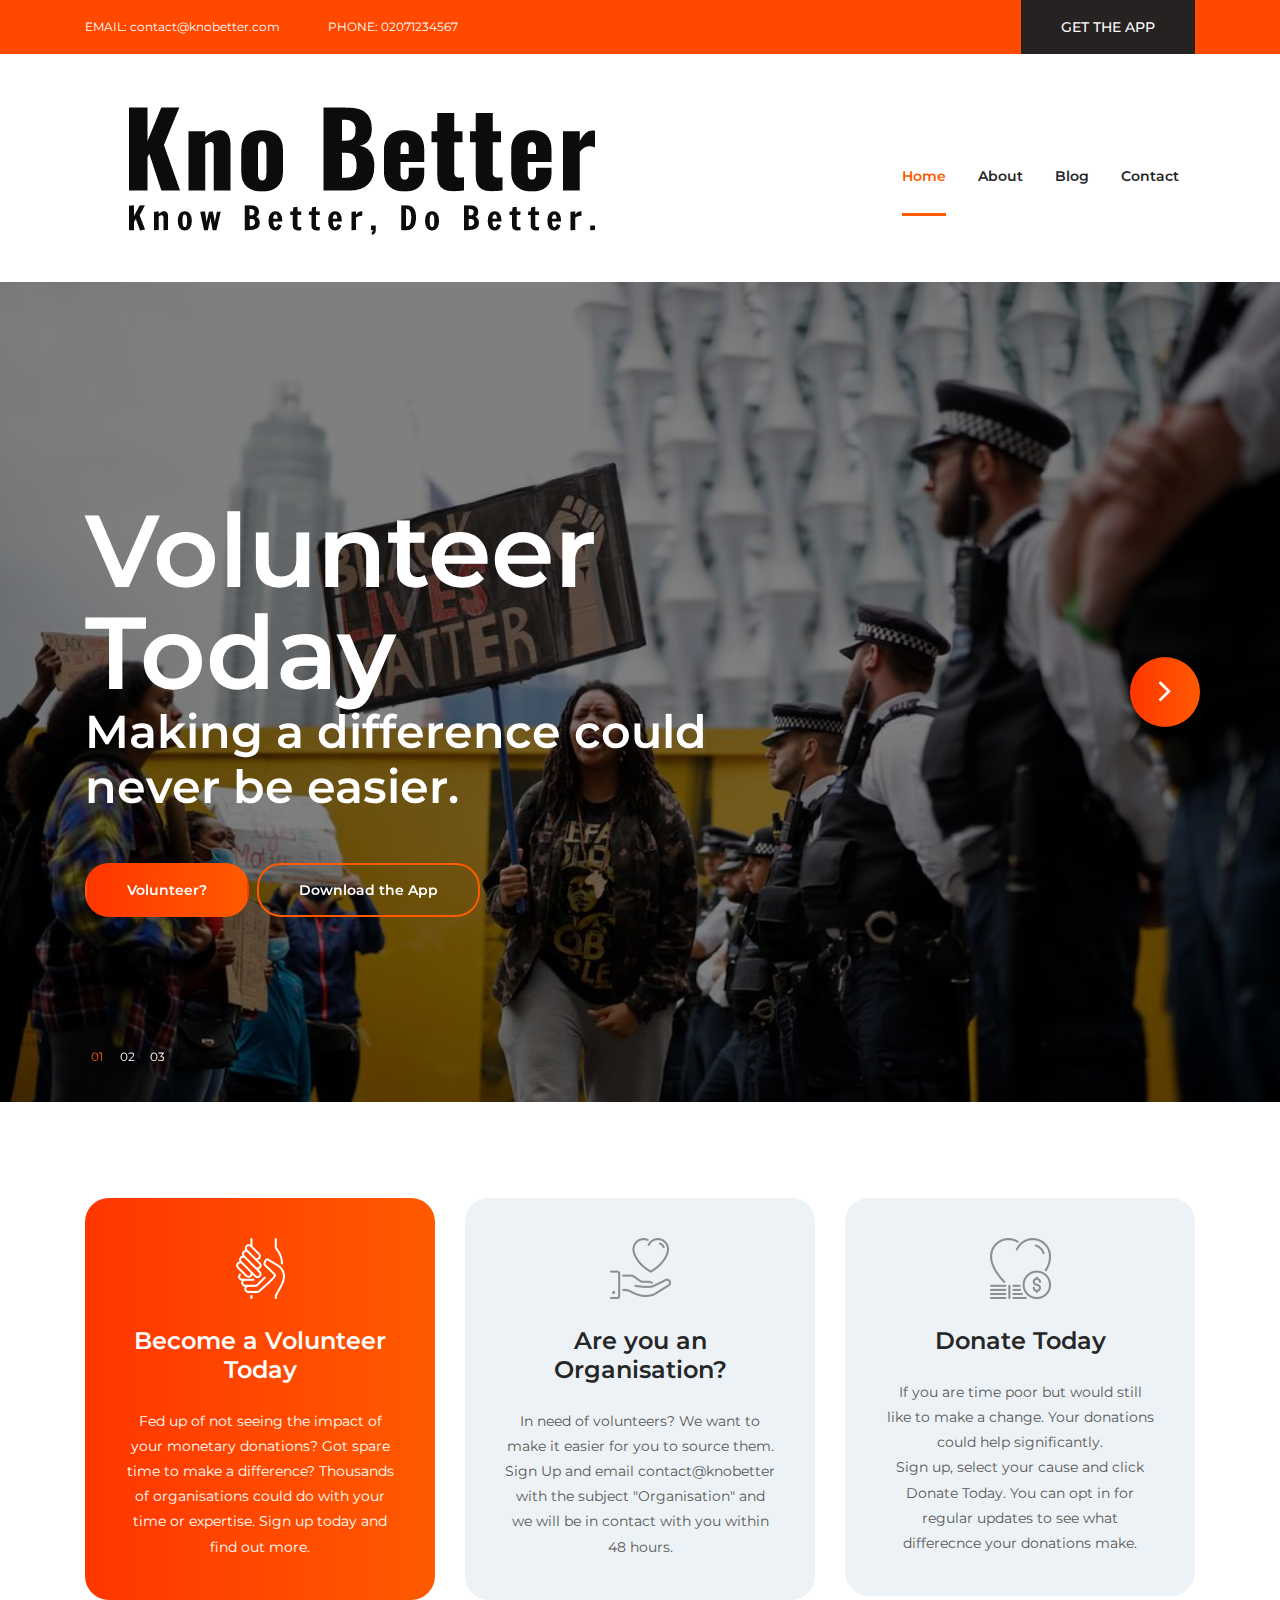
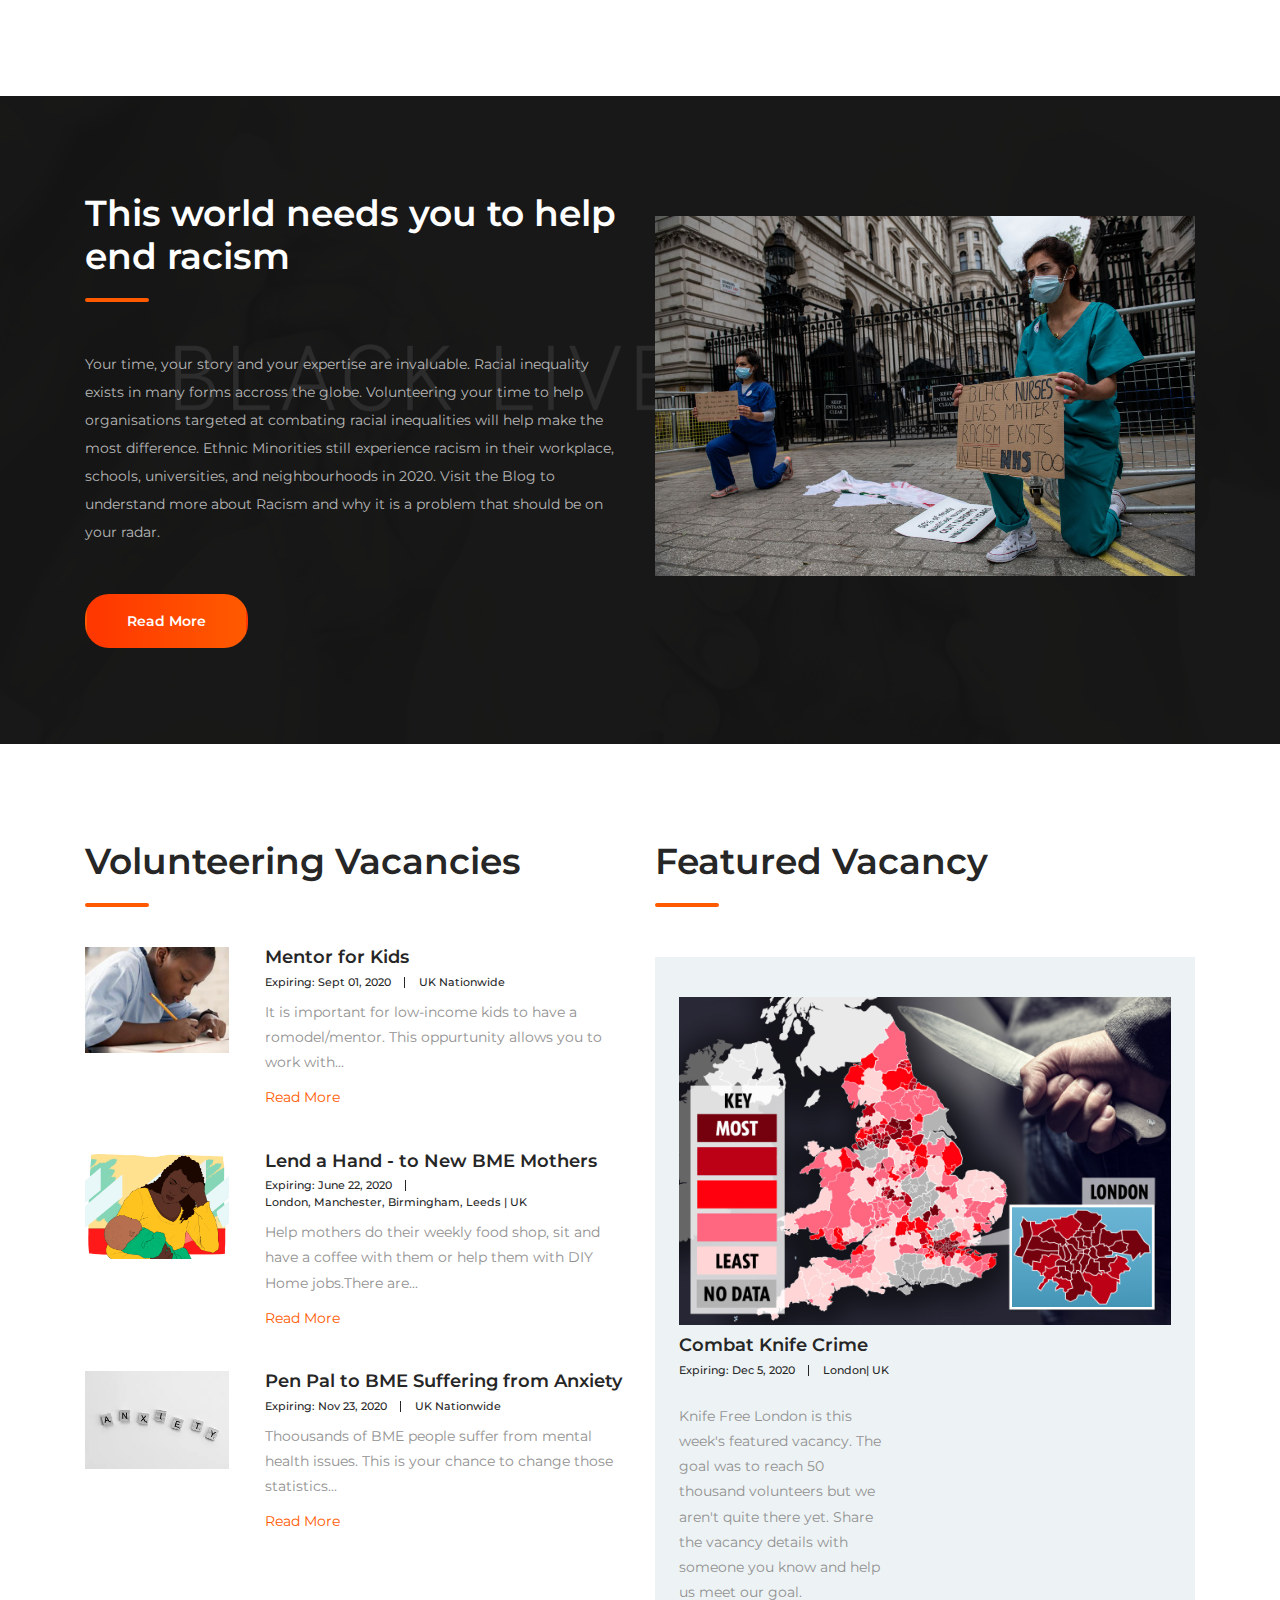
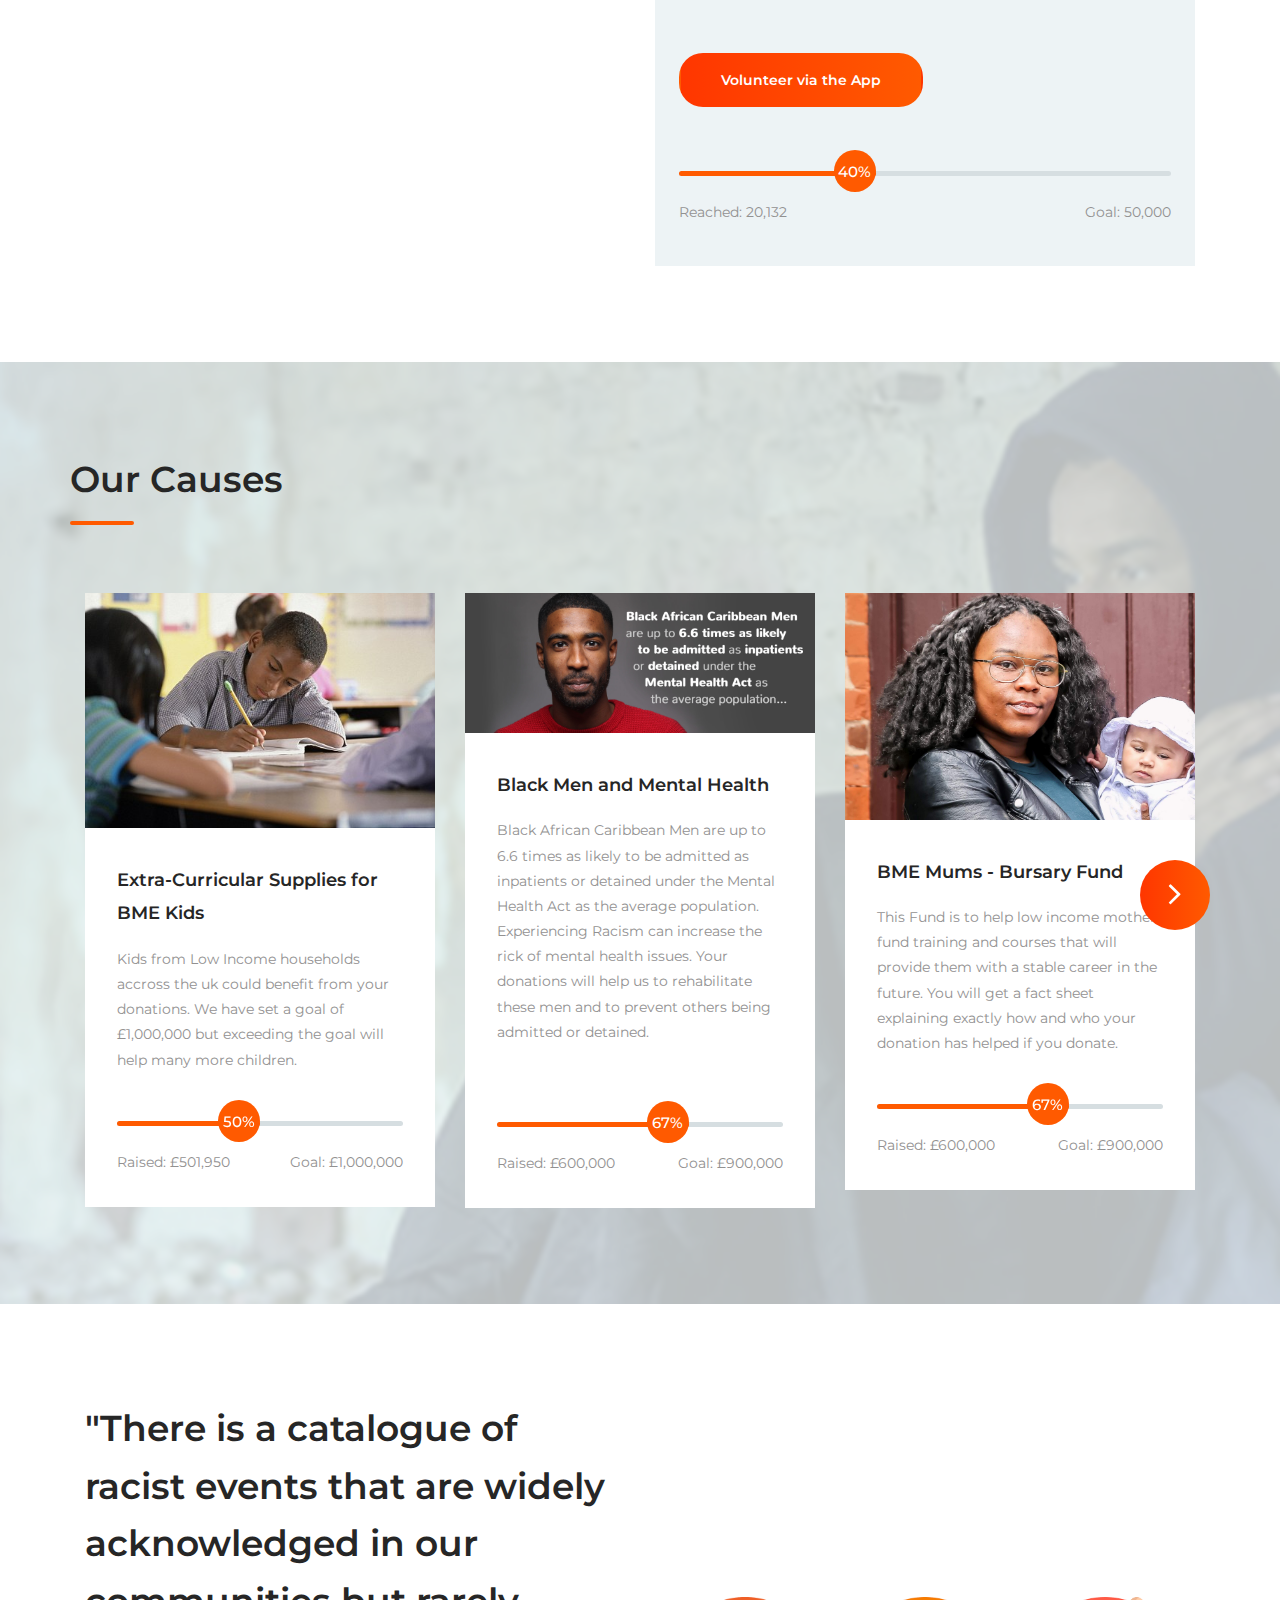
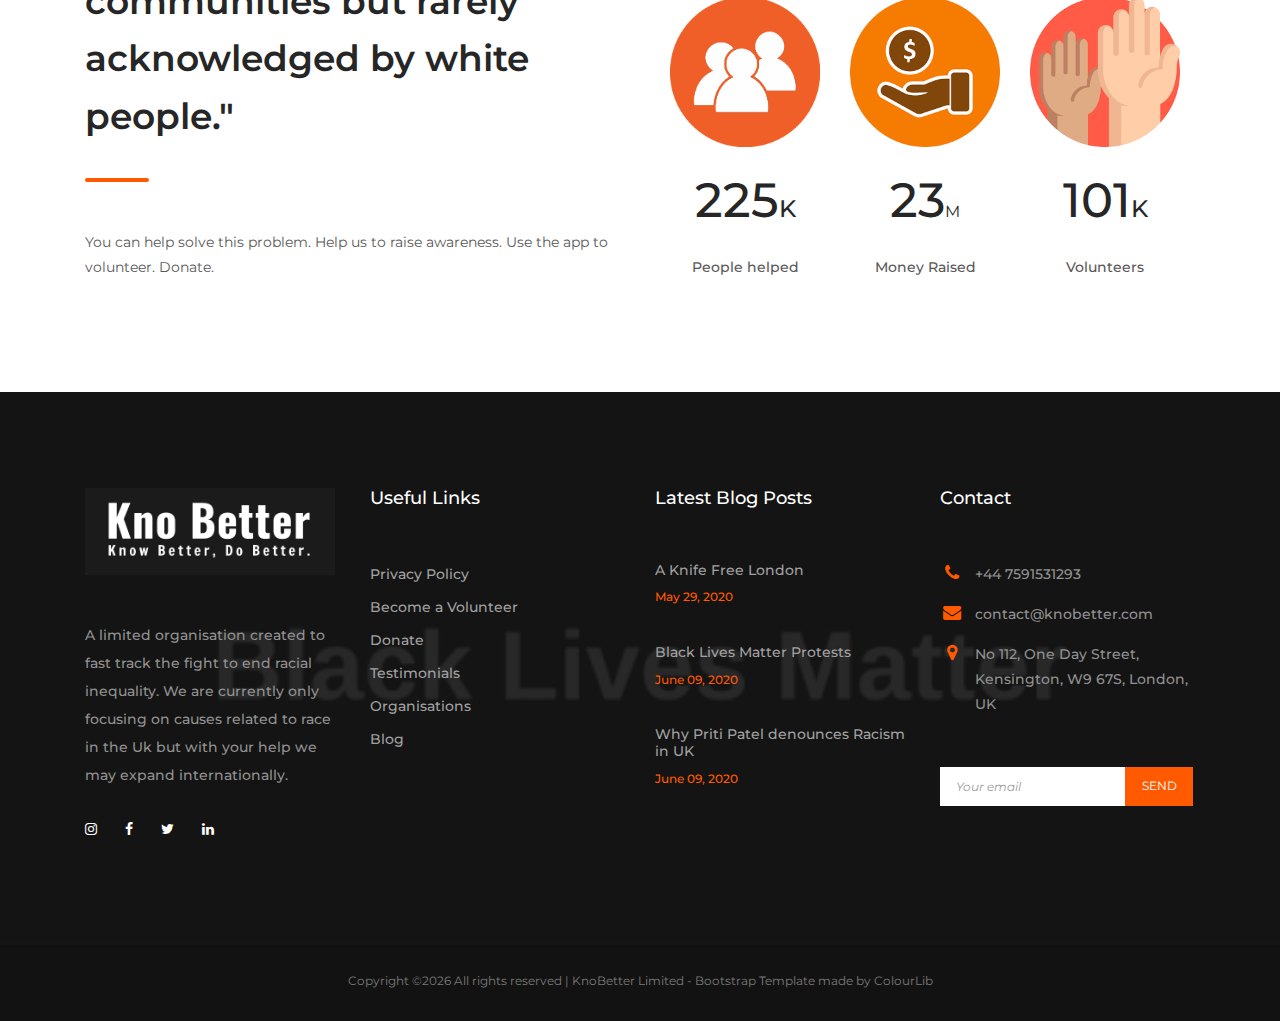
<file: index.html>
<!DOCTYPE html>
<html lang="en">
<head>
    <title>Do Better</title>

    <!-- Required meta tags -->
    <meta charset="utf-8">
    <meta name="viewport" content="width=device-width, initial-scale=1, shrink-to-fit=no">

    <!-- Bootstrap CSS -->
    <link rel="stylesheet" href="css/bootstrap.min.css">

    <!-- FontAwesome CSS -->
    <link rel="stylesheet" href="css/font-awesome.min.css">

    <!-- ElegantFonts CSS -->
    <link rel="stylesheet" href="css/elegant-fonts.css">

    <!-- themify-icons CSS -->
    <link rel="stylesheet" href="css/themify-icons.css">

    <!-- Swiper CSS -->
    <link rel="stylesheet" href="css/swiper.min.css">

    <!-- Styles -->
    <link rel="stylesheet" href="style.css">
</head>
<body>
    <header class="site-header">
        <div class="top-header-bar">
            <div class="container">
                <div class="row flex-wrap justify-content-center justify-content-lg-between align-items-lg-center">
                    <div class="col-12 col-lg-8 d-none d-md-flex flex-wrap justify-content-center justify-content-lg-start mb-3 mb-lg-0">
                        <div class="header-bar-email">
                            EMAIL: <a href="#">contact@knobetter.com</a>
                        </div><!-- .header-bar-email -->

                        <div class="header-bar-text">
                            <p>PHONE: <span> 02071234567</span></p>
                        </div><!-- .header-bar-text -->
                    </div><!-- .col -->

                    <div class="col-12 col-lg-4 d-flex flex-wrap justify-content-center justify-content-lg-end align-items-center">
                        <div class="donate-btn">
                            <a href="#">GET THE APP</a>
                        </div><!-- .donate-btn -->
                    </div><!-- .col -->
                </div><!-- .row -->
            </div><!-- .container -->
        </div><!-- .top-header-bar -->

        <div class="nav-bar">
            <div class="container">
                <div class="row">
                    <div class="col-12 d-flex flex-wrap justify-content-between align-items-center">
                        <div class="site-branding d-flex align-items-center">
                           <a class="d-block" href="index.html" rel="home"><img class="d-block" src="images/logo.png" alt="logo"></a>
                        </div><!-- .site-branding -->

                        <nav class="site-navigation d-flex justify-content-end align-items-center">
                            <ul class="d-flex flex-column flex-lg-row justify-content-lg-end align-content-center">
                                <li class="current-menu-item"><a href="index.html">Home</a></li>
                                <li><a href="about.html">About</a></li>
                                <li><a href="blog.html">Blog</a></li>
                                <li><a href="contact.html">Contact</a></li>
                            </ul>
                        </nav><!-- .site-navigation -->

                        <div class="hamburger-menu d-lg-none">
                            <span></span>
                            <span></span>
                            <span></span>
                            <span></span>
                        </div><!-- .hamburger-menu -->
                    </div><!-- .col -->
                </div><!-- .row -->
            </div><!-- .container -->
        </div><!-- .nav-bar -->
    </header><!-- .site-header -->

    <div class="swiper-container hero-slider">
        <div class="swiper-wrapper">
            <div class="swiper-slide hero-content-wrap">
                <img src="images/hero.jpg" alt="">
                <div class="hero-content-overlay position-absolute w-100 h-100">
                    <div class="container h-100">
                        <div class="row h-100">
                            <div class="col-12 col-lg-8 d-flex flex-column justify-content-center align-items-start">
                                <header class="entry-header">
                                    <h1>Volunteer Today</h1>
                                    <h4>Making a difference could never be easier.</h4>
                                </header><!-- .entry-header -->

                                <footer class="entry-footer d-flex flex-wrap align-items-center mt-5">
                                    <a href="#" class="btn gradient-bg mr-2">Volunteer?</a>
                                    <a href="#" class="btn orange-border">Download the App</a>
                                </footer><!-- .entry-footer -->
                            </div><!-- .col -->
                        </div><!-- .row -->
                    </div><!-- .container -->
                </div><!-- .hero-content-overlay -->
            </div><!-- .hero-content-wrap -->

            <div class="swiper-slide hero-content-wrap">
                <img src="images/hero2.jpg" alt="">

                <div class="hero-content-overlay position-absolute w-100 h-100">
                    <div class="container h-100">
                        <div class="row h-100">
                            <div class="col-12 col-lg-8 d-flex flex-column justify-content-center align-items-start">
                                <header class="entry-header">
                                    <h1>Time is Money</h1>
                                    <h4>Change will come quicker if we act now.</h4>
                                </header><!-- .entry-header -->

                                <footer class="entry-footer d-flex flex-wrap align-items-center mt-5">
                                    <a href="#" class="btn gradient-bg mr-2">Organisation?</a>
                                    <a href="#" class="btn orange-border">Download the App</a>
                                </footer><!-- .entry-footer -->
                            </div><!-- .col -->
                        </div><!-- .row -->
                    </div><!-- .container -->
                </div><!-- .hero-content-overlay -->
            </div><!-- .hero-content-wrap -->

            <div class="swiper-slide hero-content-wrap">
                <img src="images/hero3.jpg" alt="">

                <div class="hero-content-overlay position-absolute w-100 h-100">
                    <div class="container h-100">
                        <div class="row h-100">
                            <div class="col-12 col-lg-8 d-flex flex-column justify-content-center align-items-start">
                                <header class="entry-header">
                                    <h1>Time Poor? </h1>
                                    <h4>Donate Now Instead</h4>
                                </header><!-- .entry-header -->

                                <footer class="entry-footer d-flex flex-wrap align-items-center mt-5">
                                    <a href="#" class="btn gradient-bg mr-2">Donate Now</a>
                                    <a href="#" class="btn orange-border">Download the App</a>
                                </footer><!-- .entry-footer -->
                            </div><!-- .col -->
                        </div><!-- .row -->
                    </div><!-- .container -->
                </div><!-- .hero-content-overlay -->
            </div><!-- .hero-content-wrap -->
        </div><!-- .swiper-wrapper -->

        <div class="pagination-wrap position-absolute w-100">
            <div class="container">
                <div class="swiper-pagination"></div>
            </div><!-- .container -->
        </div><!-- .pagination-wrap -->

        <!-- Add Arrows -->
        <div class="swiper-button-next flex justify-content-center align-items-center">
            <span><svg viewBox="0 0 1792 1792" xmlns="http://www.w3.org/2000/svg"><path d="M1171 960q0 13-10 23l-466 466q-10 10-23 10t-23-10l-50-50q-10-10-10-23t10-23l393-393-393-393q-10-10-10-23t10-23l50-50q10-10 23-10t23 10l466 466q10 10 10 23z"/></svg></span>
        </div>

        <div class="swiper-button-prev flex justify-content-center align-items-center">
            <span><svg viewBox="0 0 1792 1792" xmlns="http://www.w3.org/2000/svg"><path d="M1203 544q0 13-10 23l-393 393 393 393q10 10 10 23t-10 23l-50 50q-10 10-23 10t-23-10l-466-466q-10-10-10-23t10-23l466-466q10-10 23-10t23 10l50 50q10 10 10 23z"/></svg></span>
        </div>
    </div><!-- .hero-slider -->

    <div class="home-page-icon-boxes">
        <div class="container">
            <div class="row">
                <div class="col-12 col-md-6 col-lg-4 mt-4 mt-lg-0">
                    <div class="icon-box active">
                        <figure class="d-flex justify-content-center">
                            <img src="images/hands-gray.png" alt="">
                            <img src="images/hands-white.png" alt="">
                        </figure>

                        <header class="entry-header">
                            <h3 class="entry-title">Become a Volunteer Today</h3>
                        </header>

                        <div class="entry-content">
                            <p>Fed up of not seeing the impact of your monetary donations? Got spare time to make a difference? Thousands of organisations could do with your  time or expertise. Sign up today and find out more.</p>
                        </div>
                    </div>
                </div>

                <div class="col-12 col-md-6 col-lg-4 mt-4 mt-lg-0">
                    <div class="icon-box">
                        <figure class="d-flex justify-content-center">
                            <img src="images/donation-gray.png" alt="">
                            <img src="images/donation-white.png" alt="">
                        </figure>

                        <header class="entry-header">
                            <h3 class="entry-title">Are you an Organisation?</h3>
                        </header>

                        <div class="entry-content">
                            <p>In need of volunteers? We want to make it easier for you to source them. Sign Up and email contact@knobetter with the subject "Organisation" and we will be in contact with you within 48 hours. </p>
                        </div>
                    </div>
                </div>

                <div class="col-12 col-md-6 col-lg-4 mt-4 mt-lg-0">
                    <div class="icon-box">
                        <figure class="d-flex justify-content-center">
                            <img src="images/charity-gray.png" alt="">
                            <img src="images/charity-white.png" alt="">
                        </figure>

                        <header class="entry-header">
                            <h3 class="entry-title">Donate Today</h3>
                        </header>
                        <div class="entry-content">
                            <p>If you are time poor but would still like to make a change. Your donations could help significantly. </p>
                            <p>Sign up, select your cause and click Donate Today. You can opt in for regular updates to see what differecnce your donations make. </p>
                        </div>
                    </div>
                </div>
            </div><!-- .row -->
        </div><!-- .container -->
    </div><!-- .home-page-icon-boxes -->

    <div class="home-page-welcome">
        <div class="container">
            <div class="row">
                <div class="col-12 col-lg-6 order-2 order-lg-1">
                    <div class="welcome-content">
                        <header class="entry-header">
                            <h2 class="entry-title">This world needs you to help end racism</h2>
                        </header><!-- .entry-header -->

                        <div class="entry-content mt-5">
                            <p>Your time, your story and your expertise are invaluable. Racial inequality exists in many forms accross the globe. Volunteering your time to help organisations targeted at combating racial inequalities will help make the most difference. Ethnic Minorities still experience racism in their workplace, schools, universities, and neighbourhoods in 2020. Visit the Blog to understand more about Racism and why it is a problem that should be on your radar.  </p>
                        </div><!-- .entry-content -->

                        <div class="entry-footer mt-5">
                            <a href="blog.html" class="btn gradient-bg mr-2">Read More</a>
                        </div><!-- .entry-footer -->
                    </div><!-- .welcome-content -->
                </div><!-- .col -->

                <div class="col-12 col-lg-6 mt-4 order-1 order-lg-2">
                    <img src="images/welcome.jpg" alt="welcome">
                </div><!-- .col -->
            </div><!-- .row -->
        </div><!-- .container -->
    </div><!-- .home-page-icon-boxes -->

    <div class="home-page-events">
        <div class="container">
            <div class="row">
                <div class="col-12 col-lg-6">
                    <div class="upcoming-events">
                        <div class="section-heading">
                            <h2 class="entry-title">Volunteering Vacancies</h2>
                        </div><!-- .section-heading -->

                        <div class="event-wrap d-flex flex-wrap justify-content-between">
                            <figure class="m-0">
                                <img src="images/event-1.jpg" alt="">
                            </figure>

                            <div class="event-content-wrap">
                                <header class="entry-header d-flex flex-wrap align-items-center">
                                    <h3 class="entry-title w-100 m-0"><a href="#">Mentor for Kids</a></h3>

                                    <div class="posted-date">
                                        <a href="#">Expiring: Sept 01, 2020 </a>
                                    </div><!-- .posted-date -->

                                    <div class="cats-links">
                                        <a href="#">UK Nationwide</a>
                                    </div><!-- .cats-links -->
                                </header><!-- .entry-header -->

                                <div class="entry-content">
                                    <p class="m-0">It is important for low-income kids to have a romodel/mentor. This oppurtunity allows you to work with...</p>
                                </div><!-- .entry-content -->

                                <div class="entry-footer">
                                    <a href="#">Read More</a>
                                </div><!-- .entry-footer -->
                            </div><!-- .event-content-wrap -->
                        </div><!-- .event-wrap -->

                        <div class="event-wrap d-flex flex-wrap justify-content-between">
                            <figure class="m-0">
                                <img src="images/event-2.jpg" alt="">
                            </figure>

                            <div class="event-content-wrap">
                                <header class="entry-header d-flex flex-wrap align-items-center">
                                    <h3 class="entry-title w-100 m-0"><a href="#">Lend a Hand - to New BME Mothers</a></h3>

                                    <div class="posted-date">
                                        <a href="#">Expiring: June 22, 2020 </a>
                                    </div><!-- .posted-date -->

                                    <div class="cats-links">
                                        <a href="#">London, Manchester, Birmingham, Leeds | UK</a>
                                    </div><!-- .cats-links -->
                                </header><!-- .entry-header -->

                                <div class="entry-content">
                                    <p class="m-0">Help mothers do their weekly food shop, sit and have a coffee with them or help them with DIY Home jobs.There are...</p>
                                </div><!-- .entry-content -->

                                <div class="entry-footer">
                                    <a href="#">Read More</a>
                                </div><!-- .entry-footer -->
                            </div><!-- .event-content-wrap -->
                        </div><!-- .event-wrap -->

                        <div class="event-wrap d-flex flex-wrap justify-content-between">
                            <figure class="m-0">
                                <img src="images/event-3.jpg" alt="">
                            </figure>

                            <div class="event-content-wrap">
                                <header class="entry-header d-flex flex-wrap align-items-center">
                                    <h3 class="entry-title w-100 m-0"><a href="#">Pen Pal to BME Suffering from Anxiety</a></h3>

                                    <div class="posted-date">
                                        <a href="#">Expiring: Nov 23, 2020 </a>
                                    </div><!-- .posted-date -->

                                    <div class="cats-links">
                                        <a href="#">UK Nationwide</a>
                                    </div><!-- .cats-links -->
                                </header><!-- .entry-header -->

                                <div class="entry-content">
                                    <p class="m-0">Thoousands of BME people suffer from mental health issues. This is your chance to change those statistics...</p>
                                </div><!-- .entry-content -->

                                <div class="entry-footer">
                                    <a href="#">Read More</a>
                                </div><!-- .entry-footer -->
                            </div><!-- .event-content-wrap -->
                        </div><!-- .event-wrap -->
                    </div><!-- .upcoming-events -->
                </div><!-- .col -->

                <div class="col-12 col-lg-6">
                    <div class="featured-cause">
                        <div class="section-heading">
                            <h2 class="entry-title">Featured Vacancy</h2>
                        </div><!-- .section-heading -->

                        <div class="cause-wrap d-flex flex-wrap justify-content-between">
                            <figure class="m-0">
                                <img src="images/featured-vacancy.jpg"  alt="">
                            </figure>

                            <div class="cause-content-wrap">
                                <header class="entry-header d-flex flex-wrap align-items-center">
                                    <h3 class="entry-title w-100 m-0"><a href="#">Combat Knife Crime</a></h3>

                                    <div class="posted-date">
                                        <a href="#">Expiring: Dec 5, 2020 </a>
                                    </div><!-- .posted-date -->

                                    <div class="cats-links">
                                        <a href="#">London| UK</a>
                                    </div><!-- .cats-links -->
                                </header><!-- .entry-header -->

                                <div class="entry-content">
                                    <p class="m-0">Knife Free London is this week's featured vacancy. The goal was to reach 50 thousand volunteers but we aren't quite there yet. Share the vacancy details with someone you know and help us meet our goal.</p>
                                </div><!-- .entry-content -->

                                <div class="entry-footer mt-5">
                                    <a href="#" class="btn gradient-bg mr-2">Volunteer via the App</a>
                                </div><!-- .entry-footer -->
                            </div><!-- .cause-content-wrap -->

                            <div class="fund-raised w-100">
                                <div class="featured-fund-raised-bar barfiller">
                                    <div class="tipWrap">
                                        <span class="tip"></span>
                                    </div><!-- .tipWrap -->

                                    <span class="fill" data-percentage="40"></span>
                                </div><!-- .fund-raised-bar -->

                                <div class="fund-raised-details d-flex flex-wrap justify-content-between align-items-center">
                                    <div class="fund-raised-total mt-4">
                                        Reached: 20,132
                                    </div><!-- .fund-raised-total -->

                                    <div class="fund-raised-goal mt-4">
                                        Goal: 50,000
                                    </div><!-- .fund-raised-goal -->
                                </div><!-- .fund-raised-details -->
                            </div><!-- .fund-raised -->
                        </div><!-- .cause-wrap -->
                    </div><!-- .featured-cause -->
                </div><!-- .col -->
            </div><!-- .row -->
        </div><!-- .container -->
    </div><!-- .home-page-events -->

    <div class="our-causes">
        <div class="container">
            <div class="row">
                <div class="coL-12">
                    <div class="section-heading">
                        <h2 class="entry-title">Our Causes</h2>
                    </div><!-- .section-heading -->
                </div><!-- .col -->
            </div><!-- .row -->

            <div class="row">
                <div class="col-12">
                    <div class="swiper-container causes-slider">
                        <div class="swiper-wrapper">
                            <div class="swiper-slide">
                                <div class="cause-wrap">
                                    <figure class="m-0">
                                        <img src="images/cause-1.jpg" alt="">

                                        <div class="figure-overlay d-flex justify-content-center align-items-center position-absolute w-100 h-100">
                                            <a href="#" class="btn gradient-bg mr-2">Donate Now</a>
                                        </div><!-- .figure-overlay -->
                                    </figure>

                                    <div class="cause-content-wrap">
                                        <header class="entry-header d-flex flex-wrap align-items-center">
                                            <h3 class="entry-title w-100 m-0"><a href="#">Extra-Curricular Supplies for BME Kids</a></h3>
                                        </header><!-- .entry-header -->

                                        <div class="entry-content">
                                            <p class="m-0">Kids from Low Income households accross the uk could benefit from your donations. We have set a goal of £1,000,000 but exceeding the goal will help many more children. </p>
                                        </div><!-- .entry-content -->

                                        <div class="fund-raised w-100">
                                            <div class="fund-raised-bar-1 barfiller">
                                                <div class="tipWrap">
                                                    <span class="tip"></span>
                                                </div><!-- .tipWrap -->

                                                <span class="fill" data-percentage="50"></span>
                                            </div><!-- .fund-raised-bar -->

                                            <div class="fund-raised-details d-flex flex-wrap justify-content-between align-items-center">
                                                <div class="fund-raised-total mt-4">
                                                    Raised: £501,950
                                                </div><!-- .fund-raised-total -->

                                                <div class="fund-raised-goal mt-4">
                                                    Goal: £1,000,000
                                                </div><!-- .fund-raised-goal -->
                                            </div><!-- .fund-raised-details -->
                                        </div><!-- .fund-raised -->
                                    </div><!-- .cause-content-wrap -->
                                </div><!-- .cause-wrap -->
                            </div><!-- .swiper-slide -->

                            <div class="swiper-slide">
                                <div class="cause-wrap">
                                    <figure class="m-0">
                                        <img src="images/cause-2.jpg" alt="">

                                        <div class="figure-overlay d-flex justify-content-center align-items-center position-absolute w-100 h-100">
                                            <a href="#" class="btn gradient-bg mr-2">Donate Now</a>
                                        </div><!-- .figure-overlay -->
                                    </figure>

                                    <div class="cause-content-wrap">
                                        <header class="entry-header d-flex flex-wrap align-items-center">
                                            <h3 class="entry-title w-100 m-0"><a href="#">Black Men and Mental Health</a></h3>
                                        </header><!-- .entry-header -->

                                        <div class="entry-content">
                                            <p class="m-0">Black African Caribbean Men are up to 6.6 times as likely to be admitted as inpatients or detained under the Mental Health Act as the average population. Experiencing Racism can increase the rick of mental health issues. Your donations will help us to rehabilitate these men and to prevent others being admitted or detained.</p>
                                        </div><!-- .entry-content -->
                                        <br>
                                
                                        <div class="fund-raised w-100">
                                            <div class="fund-raised-bar-2 barfiller">
                                                <div class="tipWrap">
                                                    <span class="tip"></span>
                                                </div><!-- .tipWrap -->

                                                <span class="fill" data-percentage="67"></span>
                                            </div><!-- .fund-raised-bar -->

                                            <div class="fund-raised-details d-flex flex-wrap justify-content-between align-items-center">
                                                <div class="fund-raised-total mt-4">
                                                    Raised: £600,000
                                                </div><!-- .fund-raised-total -->

                                                <div class="fund-raised-goal mt-4">
                                                    Goal: £900,000
                                                </div><!-- .fund-raised-goal -->
                                            </div><!-- .fund-raised-details -->
                                        </div><!-- .fund-raised -->
                                    </div><!-- .cause-content-wrap -->
                                </div><!-- .cause-wrap -->
                            </div><!-- .swiper-slide -->

                            <div class="swiper-slide">
                                <div class="cause-wrap">
                                    <figure class="m-0">
                                        <img src="images/cause-5.jpg" alt="">

                                        <div class="figure-overlay d-flex justify-content-center align-items-center position-absolute w-100 h-100">
                                            <a href="#" class="btn gradient-bg mr-2">Donate Now</a>
                                        </div><!-- .figure-overlay -->
                                    </figure>

                                    <div class="cause-content-wrap">
                                        <header class="entry-header d-flex flex-wrap align-items-center">
                                            <h3 class="entry-title w-100 m-0"><a href="#"> BME Mums - Bursary Fund</a></h3>
                                        </header><!-- .entry-header -->

                                        <div class="entry-content">
                                            <p class="m-0">This Fund is to help low income mothers fund training and courses that will provide them with a stable career in the future. You will get a fact sheet explaining exactly how and who your donation has helped if you donate. </p>
                                        
                                        </div><!-- .entry-content -->
                                        <div class="fund-raised w-100">
                                            <div class="fund-raised-bar-3 barfiller">
                                                <div class="tipWrap">
                                                    <span class="tip"></span>
                                                </div><!-- .tipWrap -->

                                                <span class="fill" data-percentage="67"></span>
                                            </div><!-- .fund-raised-bar -->

                                            <div class="fund-raised-details d-flex flex-wrap justify-content-between align-items-center">
                                                <div class="fund-raised-total mt-4">
                                                    Raised: £600,000
                                                </div><!-- .fund-raised-total -->

                                                <div class="fund-raised-goal mt-4">
                                                    Goal: £900,000
                                                </div><!-- .fund-raised-goal -->
                                            </div><!-- .fund-raised-details -->
                                        </div><!-- .fund-raised -->
                                    </div><!-- .cause-content-wrap -->
                                </div><!-- .cause-wrap -->
                            </div><!-- .swiper-slide -->

                            <div class="swiper-slide">
                                <div class="cause-wrap">
                                    <figure class="m-0">
                                        <img src="images/cause-1.jpg" alt="">

                                        <div class="figure-overlay d-flex justify-content-center align-items-center position-absolute w-100 h-100">
                                            <a href="#" class="btn gradient-bg mr-2">Donate Now</a>
                                        </div><!-- .figure-overlay -->
                                    </figure>

                                    <div class="cause-content-wrap">
                                        <header class="entry-header d-flex flex-wrap align-items-center">
                                            <h3 class="entry-title w-100 m-0"><a href="#">Extra-Curricular Supplies for BME Kids</a></h3>
                                        </header><!-- .entry-header -->

                                        <div class="entry-content">
                                            <p class="m-0">Kids from Low Income households accross the uk could benefit from your donations. We have set a goal of £1,000,000 but exceeding the goal will help many more children. </p>
                                        </div><!-- .entry-content -->

                                        <div class="fund-raised w-100">
                                            <div class="fund-raised-bar-1 barfiller">
                                                <div class="tipWrap">
                                                    <span class="tip"></span>
                                                </div><!-- .tipWrap -->

                                                <span class="fill" data-percentage="50"></span>
                                            </div><!-- .fund-raised-bar -->

                                            <div class="fund-raised-details d-flex flex-wrap justify-content-between align-items-center">
                                                <div class="fund-raised-total mt-4">
                                                    Raised: £501,950
                                                </div><!-- .fund-raised-total -->

                                                <div class="fund-raised-goal mt-4">
                                                    Goal: £1,000,000
                                                </div><!-- .fund-raised-goal -->
                                            </div><!-- .fund-raised-details -->
                                        </div><!-- .fund-raised -->
                                    </div><!-- .cause-content-wrap -->
                                </div><!-- .cause-wrap -->
                            </div><!-- .swiper-slide -->

                            <div class="swiper-slide">
                                <div class="cause-wrap">
                                    <figure class="m-0">
                                        <img src="images/cause-2.jpg" alt="">

                                        <div class="figure-overlay d-flex justify-content-center align-items-center position-absolute w-100 h-100">
                                            <a href="#" class="btn gradient-bg mr-2">Donate Now</a>
                                        </div><!-- .figure-overlay -->
                                    </figure>

                                    <div class="cause-content-wrap">
                                        <header class="entry-header d-flex flex-wrap align-items-center">
                                            <h3 class="entry-title w-100 m-0"><a href="#">Black Men and Mental Health</a></h3>
                                        </header><!-- .entry-header -->

                                        <div class="entry-content">
                                            <p class="m-0">Black African Caribbean Men are up to 6.6 times as likely to be admitted as inpatients or detained under the Mental Health Act as the average population. Experiencing Racism can increase the rick of mental health issues. Your donations will help us to rehabilitate these men and to prevent others being admitted or detained.</p>
                                        </div><!-- .entry-content -->
                                        <br>
                                
                                        <div class="fund-raised w-100">
                                            <div class="fund-raised-bar-2 barfiller">
                                                <div class="tipWrap">
                                                    <span class="tip"></span>
                                                </div><!-- .tipWrap -->

                                                <span class="fill" data-percentage="67"></span>
                                            </div><!-- .fund-raised-bar -->

                                            <div class="fund-raised-details d-flex flex-wrap justify-content-between align-items-center">
                                                <div class="fund-raised-total mt-4">
                                                    Raised: £600,000
                                                </div><!-- .fund-raised-total -->

                                                <div class="fund-raised-goal mt-4">
                                                    Goal: £900,000
                                                </div><!-- .fund-raised-goal -->
                                            </div><!-- .fund-raised-details -->
                                        </div><!-- .fund-raised -->
                                    </div><!-- .cause-content-wrap -->
                                </div><!-- .cause-wrap -->
                            </div><!-- .swiper-slide -->

                            <div class="swiper-slide">
                                <div class="cause-wrap">
                                    <figure class="m-0">
                                        <img src="images/cause-5.jpg" alt="">

                                        <div class="figure-overlay d-flex justify-content-center align-items-center position-absolute w-100 h-100">
                                            <a href="#" class="btn gradient-bg mr-2">Donate Now</a>
                                        </div><!-- .figure-overlay -->
                                    </figure>

                                    <div class="cause-content-wrap">
                                        <header class="entry-header d-flex flex-wrap align-items-center">
                                            <h3 class="entry-title w-100 m-0"><a href="#"> BME Mums - Bursary Fund</a></h3>
                                        </header><!-- .entry-header -->

                                        <div class="entry-content">
                                            <p class="m-0">This Fund is to help low income mothers fund training and courses that will provide them with a stable career in the future. You will get a fact sheet explaining exactly how and who your donation has helped if you donate. </p>
                                        
                                        </div><!-- .entry-content -->
                                        <div class="fund-raised w-100">
                                            <div class="fund-raised-bar-3 barfiller">
                                                <div class="tipWrap">
                                                    <span class="tip"></span>
                                                </div><!-- .tipWrap -->

                                                <span class="fill" data-percentage="67"></span>
                                            </div><!-- .fund-raised-bar -->

                                            <div class="fund-raised-details d-flex flex-wrap justify-content-between align-items-center">
                                                <div class="fund-raised-total mt-4">
                                                    Raised: £600,000
                                                </div><!-- .fund-raised-total -->

                                                <div class="fund-raised-goal mt-4">
                                                    Goal: £900,000
                                                </div><!-- .fund-raised-goal -->
                                            </div><!-- .fund-raised-details -->
                                        </div><!-- .fund-raised -->
                                    </div><!-- .cause-content-wrap -->
                                </div><!-- .cause-wrap -->
                            </div><!-- .swiper-slide -->
                        </div><!-- .swiper-wrapper -->

                    </div><!-- .swiper-container -->

                    <!-- Add Arrows -->
                    <div class="swiper-button-next flex justify-content-center align-items-center">
                        <span><svg viewBox="0 0 1792 1792" xmlns="http://www.w3.org/2000/svg"><path d="M1171 960q0 13-10 23l-466 466q-10 10-23 10t-23-10l-50-50q-10-10-10-23t10-23l393-393-393-393q-10-10-10-23t10-23l50-50q10-10 23-10t23 10l466 466q10 10 10 23z"/></svg></span>
                    </div>

                    <div class="swiper-button-prev flex justify-content-center align-items-center">
                        <span><svg viewBox="0 0 1792 1792" xmlns="http://www.w3.org/2000/svg"><path d="M1203 544q0 13-10 23l-393 393 393 393q10 10 10 23t-10 23l-50 50q-10 10-23 10t-23-10l-466-466q-10-10-10-23t10-23l466-466q10-10 23-10t23 10l50 50q10 10 10 23z"/></svg></span>
                    </div>
                </div><!-- .col -->
            </div><!-- .row -->
        </div><!-- .container -->
    </div><!-- .our-causes -->

    <div class="home-page-limestone">
        <div class="container">
            <div class="row align-items-end">
                <div class="coL-12 col-lg-6">
                    <div class="section-heading">
                        <h2 class="entry-title">"There is a catalogue of racist events that are widely acknowledged in our communities but rarely acknowledged by white people."</h2>

                        <p class="mt-5"> You can help solve this problem. Help us to raise awareness. Use the app to volunteer. Donate. </p>
                    </div><!-- .section-heading -->
                </div><!-- .col -->

                <div class="col-12 col-lg-6">
                    <div class="milestones d-flex flex-wrap justify-content-between">
                        <div class="col-12 col-sm-4 mt-5 mt-lg-0">
                            <div class="counter-box">
                                <div class="d-flex justify-content-center align-items-center">
                                    <img src="images/teamwork.png" width=150px alt="">
                                </div>

                                <div class="d-flex justify-content-center align-items-baseline">
                                    <div class="start-counter" data-to="500" data-speed="2000"></div>
                                    <div class="counter-k">K</div>
                                </div>

                                <h3 class="entry-title">People helped</h3><!-- entry-title -->
                            </div><!-- counter-box -->
                        </div><!-- .col -->

                        <div class="col-12 col-sm-4 mt-5 mt-lg-0">
                            <div class="counter-box">
                                <div class="d-flex justify-content-center align-items-center">
                                    <img src="images/donation.png" width=150px alt="">
                                </div>

                                <div class="d-flex justify-content-center align-items-baseline">
                                    <div class="start-counter" data-to="50" data-speed="2000"></div>
                                    <div class="counter-m">M</div>
                                </div>

                                <h3 class="entry-title">Money Raised</h3><!-- entry-title -->
                            </div><!-- counter-box -->
                        </div><!-- .col -->

                        <div class="col-12 col-sm-4 mt-5 mt-lg-0">
                            <div class="counter-box">
                                <div class="d-flex justify-content-center align-items-center">
                                    <img src="images/hands.png" width=150px alt="">
                                </div>

                                <div class="d-flex justify-content-center align-items-baseline">
                                    <div class="start-counter" data-to="253" data-speed="2000"></div>
                                    <div class="counter-k">K</div>
                                </div>

                                <h3 class="entry-title">Volunteers</h3><!-- entry-title -->
                            </div><!-- counter-box -->
                        </div><!-- .col -->
                    </div><!-- .milestones -->
                </div><!-- .col -->
            </div><!-- .row -->
        </div><!-- .container -->
    </div><!-- .our-causes -->

    <footer class="site-footer">
        <div class="footer-widgets">
            <div class="container">
                <div class="row">
                    <div class="col-12 col-md-6 col-lg-3">
                        <div class="foot-about">
                            <h2><a class="foot-logo" href="#"><img src="images/foot-logo.png" width=250px alt=""></a></h2>

                            <p> A limited organisation created to fast track the fight to end racial inequality. We are currently only focusing on causes related to race in the Uk but with your help we may expand internationally.</p>

                            <ul class="d-flex flex-wrap align-items-center">
                                <li><a href="#"><i class="fa fa-instagram"></i></a></li>
                                <li><a href="#"><i class="fa fa-facebook"></i></a></li>
                                <li><a href="#"><i class="fa fa-twitter"></i></a></li>
                                <li><a href="#"><i class="fa fa-linkedin"></i></a></li>
                            </ul>
                        </div><!-- .foot-about -->
                    </div><!-- .col -->

                    <div class="col-12 col-md-6 col-lg-3 mt-5 mt-md-0">
                        <h2>Useful Links</h2>

                        <ul>
                            <li><a href="#">Privacy Policy</a></li>
                            <li><a href="#">Become  a Volunteer</a></li>
                            <li><a href="#">Donate</a></li>
                            <li><a href="#">Testimonials</a></li>
                            <li><a href="#">Organisations</a></li>
                            <li><a href="#">Blog</a></li>
                        </ul>
                    </div><!-- .col -->

                    <div class="col-12 col-md-6 col-lg-3 mt-5 mt-md-0">
                        <div class="foot-latest-news">
                            <h2>Latest Blog Posts</h2>

                            <ul>
                                <li>
                                    <h3><a href="#">A Knife Free London</a></h3>
                                    <div class="posted-date">May 29, 2020</div>
                                </li>

                                <li>
                                    <h3><a href="#">Black Lives Matter Protests</a></h3>
                                    <div class="posted-date">June 09, 2020</div>
                                </li>

                                <li>
                                    <h3><a href="#">Why Priti Patel denounces Racism in UK</a></h3>
                                    <div class="posted-date">June 09, 2020</div>
                                </li>
                            </ul>
                        </div><!-- .foot-latest-news -->
                    </div><!-- .col -->

                    <div class="col-12 col-md-6 col-lg-3 mt-5 mt-md-0">
                        <div class="foot-contact">
                            <h2>Contact</h2>

                            <ul>
                                <li><i class="fa fa-phone"></i><span>+44 7591531293</span></li>
                                <li><i class="fa fa-envelope"></i><span>contact@knobetter.com</span></li>
                                <li><i class="fa fa-map-marker"></i><span> No 112, One Day Street, Kensington, W9 67S, London, UK</span></li>
                            </ul>
                        </div><!-- .foot-contact -->

                        <div class="subscribe-form">
                            <form class="d-flex flex-wrap align-items-center">
                                <input type="email" placeholder="Your email">
                                <input type="submit" value="send">
                            </form><!-- .flex -->
                        </div><!-- .search-widget -->
                    </div><!-- .col -->
                </div><!-- .row -->
            </div><!-- .container -->
        </div><!-- .footer-widgets -->

        <div class="footer-bar">
            <div class="container">
                <div class="row">
                    <div class="col-12">
                        <p class="m-0">
Copyright &copy;<script>document.write(new Date().getFullYear());</script> All rights reserved | KnoBetter Limited - Bootstrap Template made by ColourLib </a>
</p>
                    </div><!-- .col-12 -->
                </div><!-- .row -->
            </div><!-- .container -->
        </div><!-- .footer-bar -->
    </footer><!-- .site-footer -->

    <script type='text/javascript' src='js/jquery.js'></script>
    <script type='text/javascript' src='js/jquery.collapsible.min.js'></script>
    <script type='text/javascript' src='js/swiper.min.js'></script>
    <script type='text/javascript' src='js/jquery.countdown.min.js'></script>
    <script type='text/javascript' src='js/circle-progress.min.js'></script>
    <script type='text/javascript' src='js/jquery.countTo.min.js'></script>
    <script type='text/javascript' src='js/jquery.barfiller.js'></script>
    <script type='text/javascript' src='js/custom.js'></script>

</body>
</html>
</file>
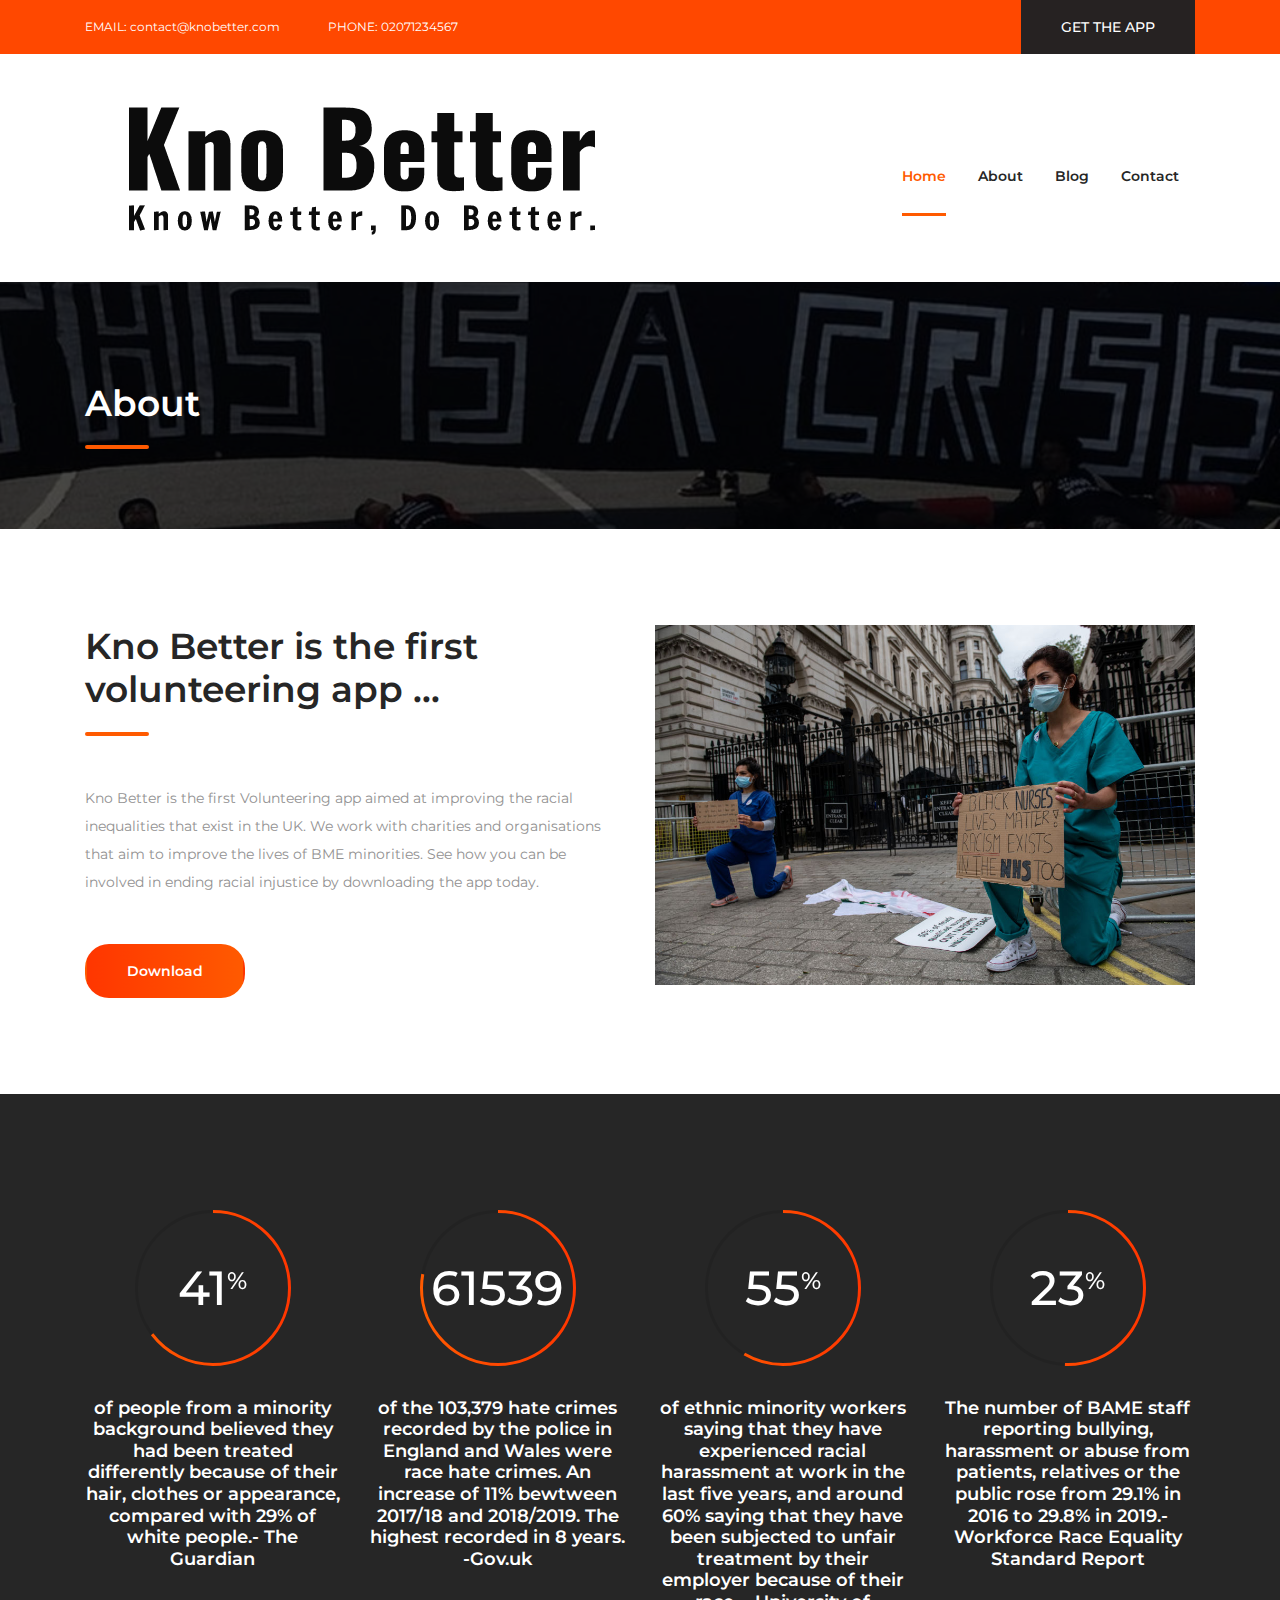
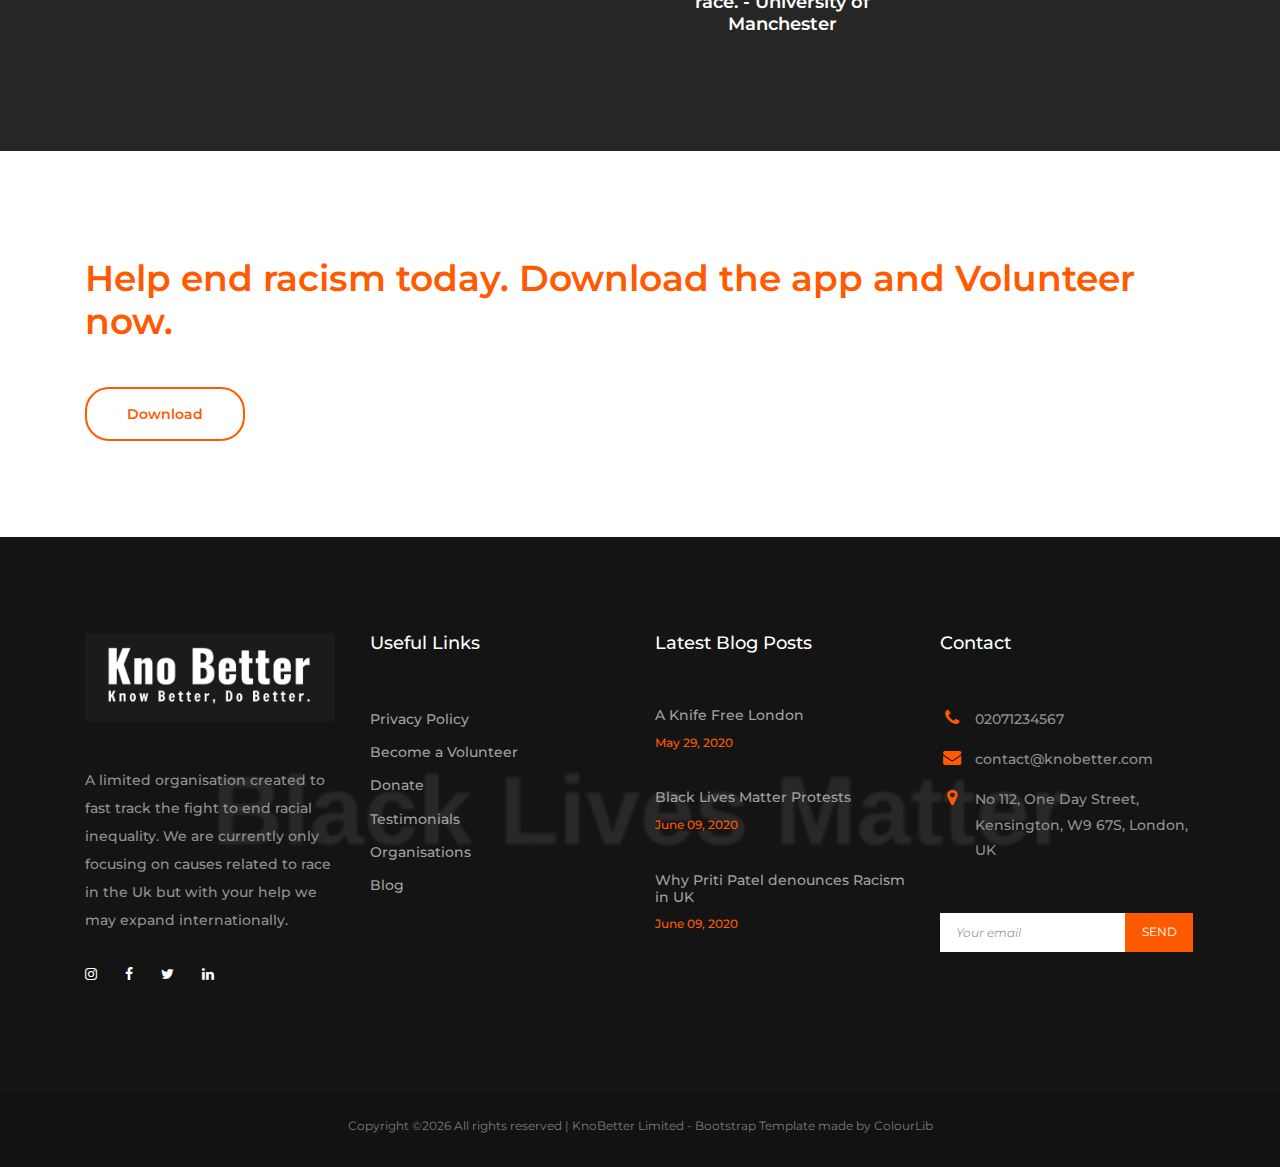
<file: about.html>
<!DOCTYPE html>
<html lang="en">
<head>
    <title>Kno Better</title>

    <!-- Required meta tags -->
    <meta charset="utf-8">
    <meta name="viewport" content="width=device-width, initial-scale=1, shrink-to-fit=no">

    <!-- Bootstrap CSS -->
    <link rel="stylesheet" href="css/bootstrap.min.css">

    <!-- FontAwesome CSS -->
    <link rel="stylesheet" href="css/font-awesome.min.css">

    <!-- ElegantFonts CSS -->
    <link rel="stylesheet" href="css/elegant-fonts.css">

    <!-- themify-icons CSS -->
    <link rel="stylesheet" href="css/themify-icons.css">

    <!-- Swiper CSS -->
    <link rel="stylesheet" href="css/swiper.min.css">

    <!-- Styles -->
    <link rel="stylesheet" href="style.css">
</head>
<body class="single-page about-page">
<header class="site-header">
    <div class="top-header-bar">
        <div class="container">
            <div class="row flex-wrap justify-content-center justify-content-lg-between align-items-lg-center">
                <div class="col-12 col-lg-8 d-none d-md-flex flex-wrap justify-content-center justify-content-lg-start mb-3 mb-lg-0">
                    <div class="header-bar-email">
                        EMAIL: <a href="#">contact@knobetter.com</a>
                    </div><!-- .header-bar-email -->

                    <div class="header-bar-text">
                        <p>PHONE: <span> 02071234567</span></p>
                    </div><!-- .header-bar-text -->
                </div><!-- .col -->

                <div class="col-12 col-lg-4 d-flex flex-wrap justify-content-center justify-content-lg-end align-items-center">
                    <div class="donate-btn">
                        <a href="#">GET THE APP</a>
                    </div><!-- .donate-btn -->
                </div><!-- .col -->
            </div><!-- .row -->
        </div><!-- .container -->
    </div><!-- .top-header-bar -->

    <div class="nav-bar">
        <div class="container">
            <div class="row">
                <div class="col-12 d-flex flex-wrap justify-content-between align-items-center">
                    <div class="site-branding d-flex align-items-center">
                        <a class="d-block" href="index.html" rel="home"><img class="d-block" src="images/logo.png" alt="logo"></a>
                    </div><!-- .site-branding -->

                    <nav class="site-navigation d-flex justify-content-end align-items-center">
                        <ul class="d-flex flex-column flex-lg-row justify-content-lg-end align-content-center">
                            <li class="current-menu-item"><a href="index.html">Home</a></li>
                            <li><a href="about.html">About</a></li>
                            <li><a href="blog.html">Blog</a></li>
                            <li><a href="contact.html">Contact</a></li>
                        </ul>
                    </nav><!-- .site-navigation -->

                    <div class="hamburger-menu d-lg-none">
                        <span></span>
                        <span></span>
                        <span></span>
                        <span></span>
                    </div><!-- .hamburger-menu -->
                </div><!-- .col -->
            </div><!-- .row -->
        </div><!-- .container -->
    </div><!-- .nav-bar -->
</header><!-- .site-header -->

    <div class="page-header">
        <div class="container">
            <div class="row">
                <div class="col-12">
                    <h1>About</h1>
                </div><!-- .col -->
            </div><!-- .row -->
        </div><!-- .container -->
    </div><!-- .page-header -->

    <div class="welcome-wrap">
        <div class="container">
            <div class="row">
                <div class="col-12 col-lg-6 order-2 order-lg-1">
                    <div class="welcome-content">
                        <header class="entry-header">
                            <h2 class="entry-title">Kno Better is the first volunteering app ...</h2>
                        </header><!-- .entry-header -->

                        <div class="entry-content mt-5">
                            <p>Kno Better is the first Volunteering app aimed at improving the racial inequalities that exist in the UK. We work with charities and organisations that aim to improve the lives of BME minorities. See how you can be involved in ending racial injustice by downloading the app today.</p>
                        </div><!-- .entry-content -->

                        <div class="entry-footer mt-5">
                            <a href="#" class="btn gradient-bg mr-2">Download</a>
                        </div><!-- .entry-footer -->
                    </div><!-- .welcome-content -->
                </div><!-- .col -->

                <div class="col-12 col-lg-6 order-1 order-lg-2">
                    <img src="images/welcome.jpg" alt="welcome">
                </div><!-- .col -->
            </div><!-- .row -->
        </div><!-- .container -->
    </div><!-- .home-page-icon-boxes -->

    <div class="about-stats">
        <div class="container">
            <div class="row">
                <div class="col-12 col-sm-6 col-lg-3">
                    <div class="circular-progress-bar">
                        <div class="circle" id="loader_1">
                            <strong class="d-flex justify-content-center"></strong>
                        </div>

                        <h3 class="entry-title"><a href="https://www.theguardian.com/uk-news/2018/dec/02/revealed-the-stark-evidence-of-everyday-racial-bias-in-britain">of people from a minority background believed they had been treated differently because of their hair, clothes or appearance, compared with 29% of white people.- The Guardian</a></h3>
                    </div>
                </div>

                <div class="col-12 col-sm-6 col-lg-3">
                    <div class="circular-progress-bar">
                        <div class="circle" id="loader_2">
                            <strong class="d-flex justify-content-center"></strong>
                        </div>

                        <h3 class="entry-title"><a href="https://assets.publishing.service.gov.uk/government/uploads/system/uploads/attachment_data/file/839172/hate-crime-1819-hosb2419.pdf">of the 103,379 hate crimes recorded by the police in England and Wales were race hate crimes. An increase of 11% bewtween 2017/18 and 2018/2019. The highest recorded in 8 years. -Gov.uk </a></h3>
                    </div>
                </div>

                <div class="col-12 col-sm-6 col-lg-3">
                    <div class="circular-progress-bar">
                        <div class="circle" id="loader_3">
                            <strong class="d-flex justify-content-center"></strong>
                        </div>

                        <h3 class="entry-title"><a href="https://www.manchester.ac.uk/discover/news/racism-is-still-a-huge-problem/"</a>of ethnic minority workers saying that they have experienced racial harassment at work in the last five years, and around 60% saying that they have been subjected to unfair treatment by their employer because of their race. - University of Manchester</h3>
                    </div>
                </div>

                <div class="col-12 col-sm-6 col-lg-3">
                    <div class="circular-progress-bar">
                        <div class="circle" id="loader_4">
                            <strong class="d-flex justify-content-center"></strong>
                        </div>

                        <h3 class="entry-title"><a href="https://www.england.nhs.uk/wp-content/uploads/2020/01/wres-2019-data-report.pdf">The number of BAME staff reporting bullying, harassment or abuse from patients, relatives or the public rose from 29.1% in 2016 to 29.8% in 2019.- Workforce Race Equality Standard Report</a></h3>

                    </div>
                </div>
            </div>
        </div>
    </div>


    <div class="help-us">
        <div class="container">
            <div class="row">
                <div class="col-12 d-flex flex-wrap justify-content-between align-items-center">
                    <h2>Help end racism today. Download the app and Volunteer now.</h2>

                    <a class="btn orange-border" href="#">Download</a>
                </div>
            </div>
        </div>
    </div>


    <footer class="site-footer">
        <div class="footer-widgets">
            <div class="container">
                <div class="row">
                    <div class="col-12 col-md-6 col-lg-3">
                        <div class="foot-about">
                            <h2><a class="foot-logo" href="#"><img src="images/foot-logo.png" width=250px alt=""></a></h2>

                            <p> A limited organisation created to fast track the fight to end racial inequality. We are currently only focusing on causes related to race in the Uk but with your help we may expand internationally.</p>

                            <ul class="d-flex flex-wrap align-items-center">
                                <li><a href="#"><i class="fa fa-instagram"></i></a></li>
                                <li><a href="#"><i class="fa fa-facebook"></i></a></li>
                                <li><a href="#"><i class="fa fa-twitter"></i></a></li>
                                <li><a href="#"><i class="fa fa-linkedin"></i></a></li>
                            </ul>
                        </div><!-- .foot-about -->
                    </div><!-- .col -->

                    <div class="col-12 col-md-6 col-lg-3 mt-5 mt-md-0">
                        <h2>Useful Links</h2>

                        <ul>
                            <li><a href="#">Privacy Policy</a></li>
                            <li><a href="#">Become  a Volunteer</a></li>
                            <li><a href="#">Donate</a></li>
                            <li><a href="#">Testimonials</a></li>
                            <li><a href="#">Organisations</a></li>
                            <li><a href="#">Blog</a></li>
                        </ul>
                    </div><!-- .col -->

                    <div class="col-12 col-md-6 col-lg-3 mt-5 mt-md-0">
                        <div class="foot-latest-news">
                            <h2>Latest Blog Posts</h2>

                            <ul>
                                <li>
                                    <h3><a href="#">A Knife Free London</a></h3>
                                    <div class="posted-date">May 29, 2020</div>
                                </li>

                                <li>
                                    <h3><a href="#">Black Lives Matter Protests</a></h3>
                                    <div class="posted-date">June 09, 2020</div>
                                </li>

                                <li>
                                    <h3><a href="#">Why Priti Patel denounces Racism in UK</a></h3>
                                    <div class="posted-date">June 09, 2020</div>
                                </li>
                            </ul>
                        </div><!-- .foot-latest-news -->
                    </div><!-- .col -->

                    <div class="col-12 col-md-6 col-lg-3 mt-5 mt-md-0">
                        <div class="foot-contact">
                            <h2>Contact</h2>

                            <ul>
                                <li><i class="fa fa-phone"></i><span>02071234567</span></li>
                                <li><i class="fa fa-envelope"></i><span>contact@knobetter.com</span></li>
                                <li><i class="fa fa-map-marker"></i><span> No 112, One Day Street, Kensington, W9 67S, London, UK</span></li>
                            </ul>
                        </div><!-- .foot-contact -->

                        <div class="subscribe-form">
                            <form class="d-flex flex-wrap align-items-center">
                                <input type="email" placeholder="Your email">
                                <input type="submit" value="send">
                            </form><!-- .flex -->
                        </div><!-- .search-widget -->
                    </div><!-- .col -->
                </div><!-- .row -->
            </div><!-- .container -->
        </div><!-- .footer-widgets -->

        <div class="footer-bar">
            <div class="container">
                <div class="row">
                    <div class="col-12">
                        <p class="m-0">
Copyright &copy;<script>document.write(new Date().getFullYear());</script> All rights reserved | KnoBetter Limited - Bootstrap Template made by ColourLib </a>
</p>
                    </div><!-- .col-12 -->
                </div><!-- .row -->
            </div><!-- .container -->
        </div><!-- .footer-bar -->
    </footer><!-- .site-footer -->


    <script type='text/javascript' src='js/jquery.js'></script>
    <script type='text/javascript' src='js/jquery.collapsible.min.js'></script>
    <script type='text/javascript' src='js/swiper.min.js'></script>
    <script type='text/javascript' src='js/jquery.countdown.min.js'></script>
    <script type='text/javascript' src='js/circle-progress.min.js'></script>
    <script type='text/javascript' src='js/jquery.countTo.min.js'></script>
    <script type='text/javascript' src='js/jquery.barfiller.js'></script>
    <script type='text/javascript' src='js/custom.js'></script>

</body>
</html>
</file>
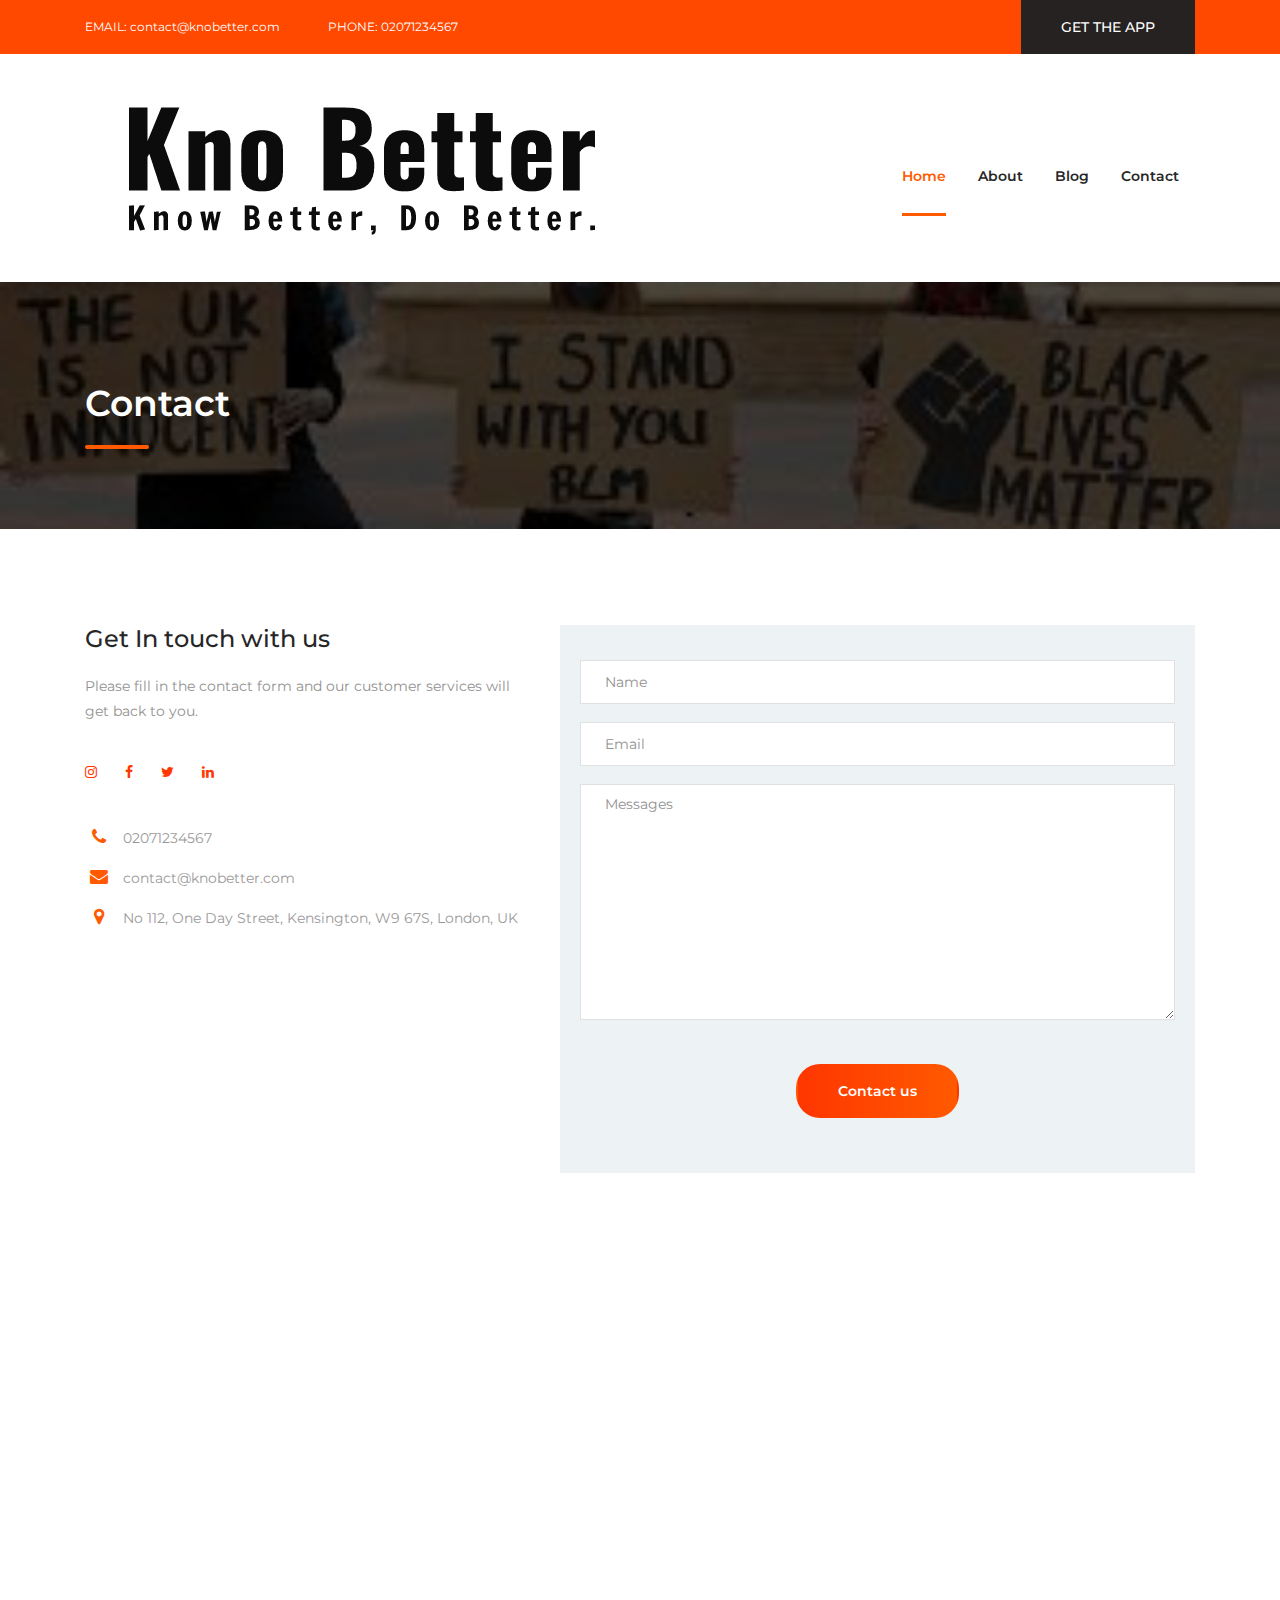
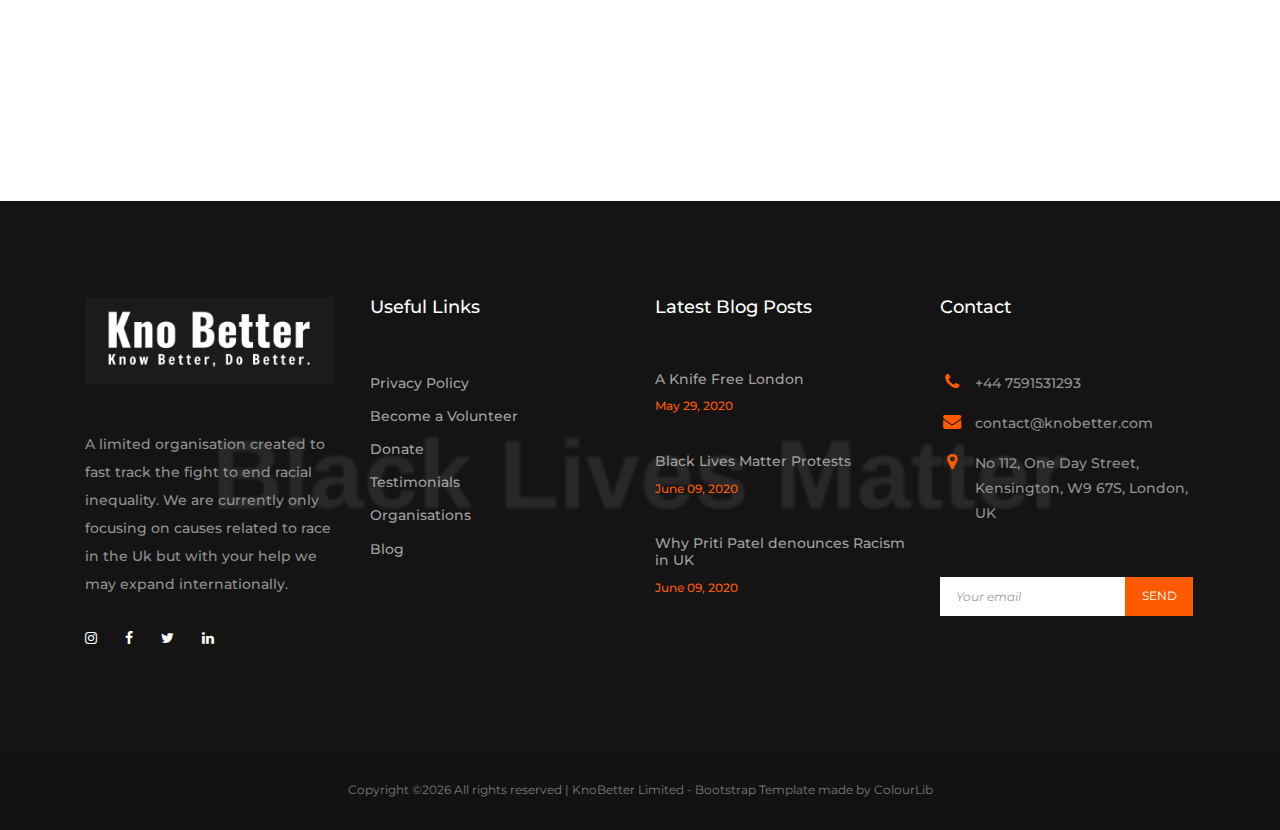
<file: contact.html>
<!DOCTYPE html>
<html lang="en">
<head>
    <title>Do Better</title>

    <!-- Required meta tags -->
    <meta charset="utf-8">
    <meta name="viewport" content="width=device-width, initial-scale=1, shrink-to-fit=no">

    <!-- Bootstrap CSS -->
    <link rel="stylesheet" href="css/bootstrap.min.css">

    <!-- FontAwesome CSS -->
    <link rel="stylesheet" href="css/font-awesome.min.css">

    <!-- ElegantFonts CSS -->
    <link rel="stylesheet" href="css/elegant-fonts.css">

    <!-- themify-icons CSS -->
    <link rel="stylesheet" href="css/themify-icons.css">

    <!-- Swiper CSS -->
    <link rel="stylesheet" href="css/swiper.min.css">

    <!-- Styles -->
    <link rel="stylesheet" href="style.css">
</head>
<body class="single-page contact-page">
<header class="site-header">
    <div class="top-header-bar">
        <div class="container">
            <div class="row flex-wrap justify-content-center justify-content-lg-between align-items-lg-center">
                <div class="col-12 col-lg-8 d-none d-md-flex flex-wrap justify-content-center justify-content-lg-start mb-3 mb-lg-0">
                    <div class="header-bar-email">
                        EMAIL: <a href="#">contact@knobetter.com</a>
                    </div><!-- .header-bar-email -->

                    <div class="header-bar-text">
                        <p>PHONE: <span> 02071234567</span></p>
                    </div><!-- .header-bar-text -->
                </div><!-- .col -->
                <div class="col-12 col-lg-4 d-flex flex-wrap justify-content-center justify-content-lg-end align-items-center">
                    <div class="donate-btn">
                        <a href="#">GET THE APP</a>
                    </div><!-- .donate-btn -->
                </div><!-- .col -->
            </div><!-- .row -->
        </div><!-- .container -->
    </div><!-- .top-header-bar -->

    <div class="nav-bar">
        <div class="container">
            <div class="row">
                <div class="col-12 d-flex flex-wrap justify-content-between align-items-center">
                    <div class="site-branding d-flex align-items-center">
                        <a class="d-block" href="index.html" rel="home"><img class="d-block" src="images/logo.png" alt="logo"></a>
                    </div><!-- .site-branding -->

                    <nav class="site-navigation d-flex justify-content-end align-items-center">
                        <ul class="d-flex flex-column flex-lg-row justify-content-lg-end align-content-center">
                            <li class="current-menu-item"><a href="index.html">Home</a></li>
                            <li><a href="about.html">About</a></li>
                            <li><a href="blog.html">Blog</a></li>
                            <li><a href="contact.html">Contact</a></li>
                        </ul>
                    </nav><!-- .site-navigation -->

                    <div class="hamburger-menu d-lg-none">
                        <span></span>
                        <span></span>
                        <span></span>
                        <span></span>
                    </div><!-- .hamburger-menu -->
                </div><!-- .col -->
            </div><!-- .row -->
        </div><!-- .container -->
    </div><!-- .nav-bar -->
</header><!-- .site-header -->

    <div class="page-header">
        <div class="container">
            <div class="row">
                <div class="col-12">
                    <h1>Contact</h1>
                </div><!-- .col -->
            </div><!-- .row -->
        </div><!-- .container -->
    </div><!-- .page-header -->

    <div class="contact-page-wrap">
        <div class="container">
            <div class="row">
                <div class="col-12 col-lg-5">
                    <div class="entry-content">
                        <h2>Get In touch with us</h2>

                        <p>Please fill in the contact form and our customer services will get back to you.</p>

                        <ul class="contact-social d-flex flex-wrap align-items-center">
                            <li><a href="#"><i class="fa fa-instagram"></i></a></li>
                            <li><a href="#"><i class="fa fa-facebook"></i></a></li>
                            <li><a href="#"><i class="fa fa-twitter"></i></a></li>
                            <li><a href="#"><i class="fa fa-linkedin"></i></a></li>
                        </ul>

                        <ul class="contact-info p-0">
                            <li><i class="fa fa-phone"></i><span>02071234567</span></li>
                            <li><i class="fa fa-envelope"></i><span>contact@knobetter.com</span></li>
                            <li><i class="fa fa-map-marker"></i><span>No 112, One Day Street, Kensington, W9 67S, London, UK</span></li>
                        </ul>
                    </div>
                </div><!-- .col -->

                <div class="col-12 col-lg-7">
                    <form class="contact-form">
                        <input type="text" placeholder="Name">
                        <input type="email" placeholder="Email">
                        <textarea rows="15" cols="6" placeholder="Messages"></textarea>

                        <span>
                            <input class="btn gradient-bg" type="submit" value="Contact us">
                        </span>
                    </form><!-- .contact-form -->

                </div><!-- .col -->

                <div class="col-12">
                    <div class="contact-gmap">
                        <iframe width="600" height="450" frameborder="0" style="border:0" src="https://www.google.com/maps/embed/v1/place?q=usa&key=AIzaSyC2LvnNLzWxHgFm_XfpFG9wHUuyEj6rXSs" allowfullscreen></iframe>
                    </div>
                </div>
            </div><!-- .row -->
        </div><!-- .container -->
    </div>

   
    <footer class="site-footer">
        <div class="footer-widgets">
            <div class="container">
                <div class="row">
                    <div class="col-12 col-md-6 col-lg-3">
                        <div class="foot-about">
                            <h2><a class="foot-logo" href="#"><img src="images/foot-logo.png" width=250px alt=""></a></h2>

                            <p> A limited organisation created to fast track the fight to end racial inequality. We are currently only focusing on causes related to race in the Uk but with your help we may expand internationally.</p>

                            <ul class="d-flex flex-wrap align-items-center">
                                <li><a href="#"><i class="fa fa-instagram"></i></a></li>
                                <li><a href="#"><i class="fa fa-facebook"></i></a></li>
                                <li><a href="#"><i class="fa fa-twitter"></i></a></li>
                                <li><a href="#"><i class="fa fa-linkedin"></i></a></li>
                            </ul>
                        </div><!-- .foot-about -->
                    </div><!-- .col -->

                    <div class="col-12 col-md-6 col-lg-3 mt-5 mt-md-0">
                        <h2>Useful Links</h2>

                        <ul>
                            <li><a href="#">Privacy Policy</a></li>
                            <li><a href="#">Become  a Volunteer</a></li>
                            <li><a href="#">Donate</a></li>
                            <li><a href="#">Testimonials</a></li>
                            <li><a href="#">Organisations</a></li>
                            <li><a href="#">Blog</a></li>
                        </ul>
                    </div><!-- .col -->

                    <div class="col-12 col-md-6 col-lg-3 mt-5 mt-md-0">
                        <div class="foot-latest-news">
                            <h2>Latest Blog Posts</h2>

                            <ul>
                                <li>
                                    <h3><a href="#">A Knife Free London</a></h3>
                                    <div class="posted-date">May 29, 2020</div>
                                </li>

                                <li>
                                    <h3><a href="#">Black Lives Matter Protests</a></h3>
                                    <div class="posted-date">June 09, 2020</div>
                                </li>

                                <li>
                                    <h3><a href="#">Why Priti Patel denounces Racism in UK</a></h3>
                                    <div class="posted-date">June 09, 2020</div>
                                </li>
                            </ul>
                        </div><!-- .foot-latest-news -->
                    </div><!-- .col -->

                    <div class="col-12 col-md-6 col-lg-3 mt-5 mt-md-0">
                        <div class="foot-contact">
                            <h2>Contact</h2>

                            <ul>
                                <li><i class="fa fa-phone"></i><span>+44 7591531293</span></li>
                                <li><i class="fa fa-envelope"></i><span>contact@knobetter.com</span></li>
                                <li><i class="fa fa-map-marker"></i><span> No 112, One Day Street, Kensington, W9 67S, London, UK</span></li>
                            </ul>
                        </div><!-- .foot-contact -->

                        <div class="subscribe-form">
                            <form class="d-flex flex-wrap align-items-center">
                                <input type="email" placeholder="Your email">
                                <input type="submit" value="send">
                            </form><!-- .flex -->
                        </div><!-- .search-widget -->
                    </div><!-- .col -->
                </div><!-- .row -->
            </div><!-- .container -->
        </div><!-- .footer-widgets -->

        <div class="footer-bar">
            <div class="container">
                <div class="row">
                    <div class="col-12">
                        <p class="m-0">
Copyright &copy;<script>document.write(new Date().getFullYear());</script> All rights reserved | KnoBetter Limited - Bootstrap Template made by ColourLib </a>
</p>
                    </div><!-- .col-12 -->
                </div><!-- .row -->
            </div><!-- .container -->
        </div><!-- .footer-bar -->
    </footer><!-- .site-footer -->


    <script type='text/javascript' src='js/jquery.js'></script>
    <script type='text/javascript' src='js/jquery.collapsible.min.js'></script>
    <script type='text/javascript' src='js/swiper.min.js'></script>
    <script type='text/javascript' src='js/jquery.countdown.min.js'></script>
    <script type='text/javascript' src='js/circle-progress.min.js'></script>
    <script type='text/javascript' src='js/jquery.countTo.min.js'></script>
    <script type='text/javascript' src='js/jquery.barfiller.js'></script>
    <script type='text/javascript' src='js/custom.js'></script>

</body>
</html>
</file>
<file: css/elegant-fonts.css>
@font-face {
	font-family: 'ElegantIcons';
	src:url('../fonts/ElegantIcons.eot');
	src:url('../fonts/ElegantIcons.eot?#iefix') format('embedded-opentype'),
		url('../fonts/ElegantIcons.woff') format('woff'),
		url('../fonts/ElegantIcons.ttf') format('truetype'),
		url('../fonts/ElegantIcons.svg#ElegantIcons') format('svg');
	font-weight: normal;
	font-style: normal;
}

/* Use the following CSS code if you want to use data attributes for inserting your icons */
[data-icon]:before {
	font-family: 'ElegantIcons';
	content: attr(data-icon);
	speak: none;
	font-weight: normal;
	font-variant: normal;
	text-transform: none;
	line-height: 1;
	-webkit-font-smoothing: antialiased;
	-moz-osx-font-smoothing: grayscale;
}

/* Use the following CSS code if you want to have a class per icon */
/*
Instead of a list of all class selectors,
you can use the generic selector below, but it's slower:
[class*="your-class-prefix"] {
*/
.arrow_up, .arrow_down, .arrow_left, .arrow_right, .arrow_left-up, .arrow_right-up, .arrow_right-down, .arrow_left-down, .arrow-up-down, .arrow_up-down_alt, .arrow_left-right_alt, .arrow_left-right, .arrow_expand_alt2, .arrow_expand_alt, .arrow_condense, .arrow_expand, .arrow_move, .arrow_carrot-up, .arrow_carrot-down, .arrow_carrot-left, .arrow_carrot-right, .arrow_carrot-2up, .arrow_carrot-2down, .arrow_carrot-2left, .arrow_carrot-2right, .arrow_carrot-up_alt2, .arrow_carrot-down_alt2, .arrow_carrot-left_alt2, .arrow_carrot-right_alt2, .arrow_carrot-2up_alt2, .arrow_carrot-2down_alt2, .arrow_carrot-2left_alt2, .arrow_carrot-2right_alt2, .arrow_triangle-up, .arrow_triangle-down, .arrow_triangle-left, .arrow_triangle-right, .arrow_triangle-up_alt2, .arrow_triangle-down_alt2, .arrow_triangle-left_alt2, .arrow_triangle-right_alt2, .arrow_back, .icon_minus-06, .icon_plus, .icon_close, .icon_check, .icon_minus_alt2, .icon_plus_alt2, .icon_close_alt2, .icon_check_alt2, .icon_zoom-out_alt, .icon_zoom-in_alt, .icon_search, .icon_box-empty, .icon_box-selected, .icon_minus-box, .icon_plus-box, .icon_box-checked, .icon_circle-empty, .icon_circle-slelected, .icon_stop_alt2, .icon_stop, .icon_pause_alt2, .icon_pause, .icon_menu, .icon_menu-square_alt2, .icon_menu-circle_alt2, .icon_ul, .icon_ol, .icon_adjust-horiz, .icon_adjust-vert, .icon_document_alt, .icon_documents_alt, .icon_pencil, .icon_pencil-edit_alt, .icon_pencil-edit, .icon_folder-alt, .icon_folder-open_alt, .icon_folder-add_alt, .icon_info_alt, .icon_error-oct_alt, .icon_error-circle_alt, .icon_error-triangle_alt, .icon_question_alt2, .icon_question, .icon_comment_alt, .icon_chat_alt, .icon_vol-mute_alt, .icon_volume-low_alt, .icon_volume-high_alt, .icon_quotations, .icon_quotations_alt2, .icon_clock_alt, .icon_lock_alt, .icon_lock-open_alt, .icon_key_alt, .icon_cloud_alt, .icon_cloud-upload_alt, .icon_cloud-download_alt, .icon_image, .icon_images, .icon_lightbulb_alt, .icon_gift_alt, .icon_house_alt, .icon_genius, .icon_mobile, .icon_tablet, .icon_laptop, .icon_desktop, .icon_camera_alt, .icon_mail_alt, .icon_cone_alt, .icon_ribbon_alt, .icon_bag_alt, .icon_creditcard, .icon_cart_alt, .icon_paperclip, .icon_tag_alt, .icon_tags_alt, .icon_trash_alt, .icon_cursor_alt, .icon_mic_alt, .icon_compass_alt, .icon_pin_alt, .icon_pushpin_alt, .icon_map_alt, .icon_drawer_alt, .icon_toolbox_alt, .icon_book_alt, .icon_calendar, .icon_film, .icon_table, .icon_contacts_alt, .icon_headphones, .icon_lifesaver, .icon_piechart, .icon_refresh, .icon_link_alt, .icon_link, .icon_loading, .icon_blocked, .icon_archive_alt, .icon_heart_alt, .icon_star_alt, .icon_star-half_alt, .icon_star, .icon_star-half, .icon_tools, .icon_tool, .icon_cog, .icon_cogs, .arrow_up_alt, .arrow_down_alt, .arrow_left_alt, .arrow_right_alt, .arrow_left-up_alt, .arrow_right-up_alt, .arrow_right-down_alt, .arrow_left-down_alt, .arrow_condense_alt, .arrow_expand_alt3, .arrow_carrot_up_alt, .arrow_carrot-down_alt, .arrow_carrot-left_alt, .arrow_carrot-right_alt, .arrow_carrot-2up_alt, .arrow_carrot-2dwnn_alt, .arrow_carrot-2left_alt, .arrow_carrot-2right_alt, .arrow_triangle-up_alt, .arrow_triangle-down_alt, .arrow_triangle-left_alt, .arrow_triangle-right_alt, .icon_minus_alt, .icon_plus_alt, .icon_close_alt, .icon_check_alt, .icon_zoom-out, .icon_zoom-in, .icon_stop_alt, .icon_menu-square_alt, .icon_menu-circle_alt, .icon_document, .icon_documents, .icon_pencil_alt, .icon_folder, .icon_folder-open, .icon_folder-add, .icon_folder_upload, .icon_folder_download, .icon_info, .icon_error-circle, .icon_error-oct, .icon_error-triangle, .icon_question_alt, .icon_comment, .icon_chat, .icon_vol-mute, .icon_volume-low, .icon_volume-high, .icon_quotations_alt, .icon_clock, .icon_lock, .icon_lock-open, .icon_key, .icon_cloud, .icon_cloud-upload, .icon_cloud-download, .icon_lightbulb, .icon_gift, .icon_house, .icon_camera, .icon_mail, .icon_cone, .icon_ribbon, .icon_bag, .icon_cart, .icon_tag, .icon_tags, .icon_trash, .icon_cursor, .icon_mic, .icon_compass, .icon_pin, .icon_pushpin, .icon_map, .icon_drawer, .icon_toolbox, .icon_book, .icon_contacts, .icon_archive, .icon_heart, .icon_profile, .icon_group, .icon_grid-2x2, .icon_grid-3x3, .icon_music, .icon_pause_alt, .icon_phone, .icon_upload, .icon_download, .social_facebook, .social_twitter, .social_pinterest, .social_googleplus, .social_tumblr, .social_tumbleupon, .social_wordpress, .social_instagram, .social_dribbble, .social_vimeo, .social_linkedin, .social_rss, .social_deviantart, .social_share, .social_myspace, .social_skype, .social_youtube, .social_picassa, .social_googledrive, .social_flickr, .social_blogger, .social_spotify, .social_delicious, .social_facebook_circle, .social_twitter_circle, .social_pinterest_circle, .social_googleplus_circle, .social_tumblr_circle, .social_stumbleupon_circle, .social_wordpress_circle, .social_instagram_circle, .social_dribbble_circle, .social_vimeo_circle, .social_linkedin_circle, .social_rss_circle, .social_deviantart_circle, .social_share_circle, .social_myspace_circle, .social_skype_circle, .social_youtube_circle, .social_picassa_circle, .social_googledrive_alt2, .social_flickr_circle, .social_blogger_circle, .social_spotify_circle, .social_delicious_circle, .social_facebook_square, .social_twitter_square, .social_pinterest_square, .social_googleplus_square, .social_tumblr_square, .social_stumbleupon_square, .social_wordpress_square, .social_instagram_square, .social_dribbble_square, .social_vimeo_square, .social_linkedin_square, .social_rss_square, .social_deviantart_square, .social_share_square, .social_myspace_square, .social_skype_square, .social_youtube_square, .social_picassa_square, .social_googledrive_square, .social_flickr_square, .social_blogger_square, .social_spotify_square, .social_delicious_square, .icon_printer, .icon_calulator, .icon_building, .icon_floppy, .icon_drive, .icon_search-2, .icon_id, .icon_id-2, .icon_puzzle, .icon_like, .icon_dislike, .icon_mug, .icon_currency, .icon_wallet, .icon_pens, .icon_easel, .icon_flowchart, .icon_datareport, .icon_briefcase, .icon_shield, .icon_percent, .icon_globe, .icon_globe-2, .icon_target, .icon_hourglass, .icon_balance, .icon_rook, .icon_printer-alt, .icon_calculator_alt, .icon_building_alt, .icon_floppy_alt, .icon_drive_alt, .icon_search_alt, .icon_id_alt, .icon_id-2_alt, .icon_puzzle_alt, .icon_like_alt, .icon_dislike_alt, .icon_mug_alt, .icon_currency_alt, .icon_wallet_alt, .icon_pens_alt, .icon_easel_alt, .icon_flowchart_alt, .icon_datareport_alt, .icon_briefcase_alt, .icon_shield_alt, .icon_percent_alt, .icon_globe_alt, .icon_clipboard {
	font-family: 'ElegantIcons';
	speak: none;
	font-style: normal;
	font-weight: normal;
	font-variant: normal;
	text-transform: none;
	line-height: 1;
	-webkit-font-smoothing: antialiased;
}
.arrow_up:before {
	content: "\21";
}
.arrow_down:before {
	content: "\22";
}
.arrow_left:before {
	content: "\23";
}
.arrow_right:before {
	content: "\24";
}
.arrow_left-up:before {
	content: "\25";
}
.arrow_right-up:before {
	content: "\26";
}
.arrow_right-down:before {
	content: "\27";
}
.arrow_left-down:before {
	content: "\28";
}
.arrow-up-down:before {
	content: "\29";
}
.arrow_up-down_alt:before {
	content: "\2a";
}
.arrow_left-right_alt:before {
	content: "\2b";
}
.arrow_left-right:before {
	content: "\2c";
}
.arrow_expand_alt2:before {
	content: "\2d";
}
.arrow_expand_alt:before {
	content: "\2e";
}
.arrow_condense:before {
	content: "\2f";
}
.arrow_expand:before {
	content: "\30";
}
.arrow_move:before {
	content: "\31";
}
.arrow_carrot-up:before {
	content: "\32";
}
.arrow_carrot-down:before {
	content: "\33";
}
.arrow_carrot-left:before {
	content: "\34";
}
.arrow_carrot-right:before {
	content: "\35";
}
.arrow_carrot-2up:before {
	content: "\36";
}
.arrow_carrot-2down:before {
	content: "\37";
}
.arrow_carrot-2left:before {
	content: "\38";
}
.arrow_carrot-2right:before {
	content: "\39";
}
.arrow_carrot-up_alt2:before {
	content: "\3a";
}
.arrow_carrot-down_alt2:before {
	content: "\3b";
}
.arrow_carrot-left_alt2:before {
	content: "\3c";
}
.arrow_carrot-right_alt2:before {
	content: "\3d";
}
.arrow_carrot-2up_alt2:before {
	content: "\3e";
}
.arrow_carrot-2down_alt2:before {
	content: "\3f";
}
.arrow_carrot-2left_alt2:before {
	content: "\40";
}
.arrow_carrot-2right_alt2:before {
	content: "\41";
}
.arrow_triangle-up:before {
	content: "\42";
}
.arrow_triangle-down:before {
	content: "\43";
}
.arrow_triangle-left:before {
	content: "\44";
}
.arrow_triangle-right:before {
	content: "\45";
}
.arrow_triangle-up_alt2:before {
	content: "\46";
}
.arrow_triangle-down_alt2:before {
	content: "\47";
}
.arrow_triangle-left_alt2:before {
	content: "\48";
}
.arrow_triangle-right_alt2:before {
	content: "\49";
}
.arrow_back:before {
	content: "\4a";
}
.icon_minus-06:before {
	content: "\4b";
}
.icon_plus:before {
	content: "\4c";
}
.icon_close:before {
	content: "\4d";
}
.icon_check:before {
	content: "\4e";
}
.icon_minus_alt2:before {
	content: "\4f";
}
.icon_plus_alt2:before {
	content: "\50";
}
.icon_close_alt2:before {
	content: "\51";
}
.icon_check_alt2:before {
	content: "\52";
}
.icon_zoom-out_alt:before {
	content: "\53";
}
.icon_zoom-in_alt:before {
	content: "\54";
}
.icon_search:before {
	content: "\55";
}
.icon_box-empty:before {
	content: "\56";
}
.icon_box-selected:before {
	content: "\57";
}
.icon_minus-box:before {
	content: "\58";
}
.icon_plus-box:before {
	content: "\59";
}
.icon_box-checked:before {
	content: "\5a";
}
.icon_circle-empty:before {
	content: "\5b";
}
.icon_circle-slelected:before {
	content: "\5c";
}
.icon_stop_alt2:before {
	content: "\5d";
}
.icon_stop:before {
	content: "\5e";
}
.icon_pause_alt2:before {
	content: "\5f";
}
.icon_pause:before {
	content: "\60";
}
.icon_menu:before {
	content: "\61";
}
.icon_menu-square_alt2:before {
	content: "\62";
}
.icon_menu-circle_alt2:before {
	content: "\63";
}
.icon_ul:before {
	content: "\64";
}
.icon_ol:before {
	content: "\65";
}
.icon_adjust-horiz:before {
	content: "\66";
}
.icon_adjust-vert:before {
	content: "\67";
}
.icon_document_alt:before {
	content: "\68";
}
.icon_documents_alt:before {
	content: "\69";
}
.icon_pencil:before {
	content: "\6a";
}
.icon_pencil-edit_alt:before {
	content: "\6b";
}
.icon_pencil-edit:before {
	content: "\6c";
}
.icon_folder-alt:before {
	content: "\6d";
}
.icon_folder-open_alt:before {
	content: "\6e";
}
.icon_folder-add_alt:before {
	content: "\6f";
}
.icon_info_alt:before {
	content: "\70";
}
.icon_error-oct_alt:before {
	content: "\71";
}
.icon_error-circle_alt:before {
	content: "\72";
}
.icon_error-triangle_alt:before {
	content: "\73";
}
.icon_question_alt2:before {
	content: "\74";
}
.icon_question:before {
	content: "\75";
}
.icon_comment_alt:before {
	content: "\76";
}
.icon_chat_alt:before {
	content: "\77";
}
.icon_vol-mute_alt:before {
	content: "\78";
}
.icon_volume-low_alt:before {
	content: "\79";
}
.icon_volume-high_alt:before {
	content: "\7a";
}
.icon_quotations:before {
	content: "\7b";
}
.icon_quotations_alt2:before {
	content: "\7c";
}
.icon_clock_alt:before {
	content: "\7d";
}
.icon_lock_alt:before {
	content: "\7e";
}
.icon_lock-open_alt:before {
	content: "\e000";
}
.icon_key_alt:before {
	content: "\e001";
}
.icon_cloud_alt:before {
	content: "\e002";
}
.icon_cloud-upload_alt:before {
	content: "\e003";
}
.icon_cloud-download_alt:before {
	content: "\e004";
}
.icon_image:before {
	content: "\e005";
}
.icon_images:before {
	content: "\e006";
}
.icon_lightbulb_alt:before {
	content: "\e007";
}
.icon_gift_alt:before {
	content: "\e008";
}
.icon_house_alt:before {
	content: "\e009";
}
.icon_genius:before {
	content: "\e00a";
}
.icon_mobile:before {
	content: "\e00b";
}
.icon_tablet:before {
	content: "\e00c";
}
.icon_laptop:before {
	content: "\e00d";
}
.icon_desktop:before {
	content: "\e00e";
}
.icon_camera_alt:before {
	content: "\e00f";
}
.icon_mail_alt:before {
	content: "\e010";
}
.icon_cone_alt:before {
	content: "\e011";
}
.icon_ribbon_alt:before {
	content: "\e012";
}
.icon_bag_alt:before {
	content: "\e013";
}
.icon_creditcard:before {
	content: "\e014";
}
.icon_cart_alt:before {
	content: "\e015";
}
.icon_paperclip:before {
	content: "\e016";
}
.icon_tag_alt:before {
	content: "\e017";
}
.icon_tags_alt:before {
	content: "\e018";
}
.icon_trash_alt:before {
	content: "\e019";
}
.icon_cursor_alt:before {
	content: "\e01a";
}
.icon_mic_alt:before {
	content: "\e01b";
}
.icon_compass_alt:before {
	content: "\e01c";
}
.icon_pin_alt:before {
	content: "\e01d";
}
.icon_pushpin_alt:before {
	content: "\e01e";
}
.icon_map_alt:before {
	content: "\e01f";
}
.icon_drawer_alt:before {
	content: "\e020";
}
.icon_toolbox_alt:before {
	content: "\e021";
}
.icon_book_alt:before {
	content: "\e022";
}
.icon_calendar:before {
	content: "\e023";
}
.icon_film:before {
	content: "\e024";
}
.icon_table:before {
	content: "\e025";
}
.icon_contacts_alt:before {
	content: "\e026";
}
.icon_headphones:before {
	content: "\e027";
}
.icon_lifesaver:before {
	content: "\e028";
}
.icon_piechart:before {
	content: "\e029";
}
.icon_refresh:before {
	content: "\e02a";
}
.icon_link_alt:before {
	content: "\e02b";
}
.icon_link:before {
	content: "\e02c";
}
.icon_loading:before {
	content: "\e02d";
}
.icon_blocked:before {
	content: "\e02e";
}
.icon_archive_alt:before {
	content: "\e02f";
}
.icon_heart_alt:before {
	content: "\e030";
}
.icon_star_alt:before {
	content: "\e031";
}
.icon_star-half_alt:before {
	content: "\e032";
}
.icon_star:before {
	content: "\e033";
}
.icon_star-half:before {
	content: "\e034";
}
.icon_tools:before {
	content: "\e035";
}
.icon_tool:before {
	content: "\e036";
}
.icon_cog:before {
	content: "\e037";
}
.icon_cogs:before {
	content: "\e038";
}
.arrow_up_alt:before {
	content: "\e039";
}
.arrow_down_alt:before {
	content: "\e03a";
}
.arrow_left_alt:before {
	content: "\e03b";
}
.arrow_right_alt:before {
	content: "\e03c";
}
.arrow_left-up_alt:before {
	content: "\e03d";
}
.arrow_right-up_alt:before {
	content: "\e03e";
}
.arrow_right-down_alt:before {
	content: "\e03f";
}
.arrow_left-down_alt:before {
	content: "\e040";
}
.arrow_condense_alt:before {
	content: "\e041";
}
.arrow_expand_alt3:before {
	content: "\e042";
}
.arrow_carrot_up_alt:before {
	content: "\e043";
}
.arrow_carrot-down_alt:before {
	content: "\e044";
}
.arrow_carrot-left_alt:before {
	content: "\e045";
}
.arrow_carrot-right_alt:before {
	content: "\e046";
}
.arrow_carrot-2up_alt:before {
	content: "\e047";
}
.arrow_carrot-2dwnn_alt:before {
	content: "\e048";
}
.arrow_carrot-2left_alt:before {
	content: "\e049";
}
.arrow_carrot-2right_alt:before {
	content: "\e04a";
}
.arrow_triangle-up_alt:before {
	content: "\e04b";
}
.arrow_triangle-down_alt:before {
	content: "\e04c";
}
.arrow_triangle-left_alt:before {
	content: "\e04d";
}
.arrow_triangle-right_alt:before {
	content: "\e04e";
}
.icon_minus_alt:before {
	content: "\e04f";
}
.icon_plus_alt:before {
	content: "\e050";
}
.icon_close_alt:before {
	content: "\e051";
}
.icon_check_alt:before {
	content: "\e052";
}
.icon_zoom-out:before {
	content: "\e053";
}
.icon_zoom-in:before {
	content: "\e054";
}
.icon_stop_alt:before {
	content: "\e055";
}
.icon_menu-square_alt:before {
	content: "\e056";
}
.icon_menu-circle_alt:before {
	content: "\e057";
}
.icon_document:before {
	content: "\e058";
}
.icon_documents:before {
	content: "\e059";
}
.icon_pencil_alt:before {
	content: "\e05a";
}
.icon_folder:before {
	content: "\e05b";
}
.icon_folder-open:before {
	content: "\e05c";
}
.icon_folder-add:before {
	content: "\e05d";
}
.icon_folder_upload:before {
	content: "\e05e";
}
.icon_folder_download:before {
	content: "\e05f";
}
.icon_info:before {
	content: "\e060";
}
.icon_error-circle:before {
	content: "\e061";
}
.icon_error-oct:before {
	content: "\e062";
}
.icon_error-triangle:before {
	content: "\e063";
}
.icon_question_alt:before {
	content: "\e064";
}
.icon_comment:before {
	content: "\e065";
}
.icon_chat:before {
	content: "\e066";
}
.icon_vol-mute:before {
	content: "\e067";
}
.icon_volume-low:before {
	content: "\e068";
}
.icon_volume-high:before {
	content: "\e069";
}
.icon_quotations_alt:before {
	content: "\e06a";
}
.icon_clock:before {
	content: "\e06b";
}
.icon_lock:before {
	content: "\e06c";
}
.icon_lock-open:before {
	content: "\e06d";
}
.icon_key:before {
	content: "\e06e";
}
.icon_cloud:before {
	content: "\e06f";
}
.icon_cloud-upload:before {
	content: "\e070";
}
.icon_cloud-download:before {
	content: "\e071";
}
.icon_lightbulb:before {
	content: "\e072";
}
.icon_gift:before {
	content: "\e073";
}
.icon_house:before {
	content: "\e074";
}
.icon_camera:before {
	content: "\e075";
}
.icon_mail:before {
	content: "\e076";
}
.icon_cone:before {
	content: "\e077";
}
.icon_ribbon:before {
	content: "\e078";
}
.icon_bag:before {
	content: "\e079";
}
.icon_cart:before {
	content: "\e07a";
}
.icon_tag:before {
	content: "\e07b";
}
.icon_tags:before {
	content: "\e07c";
}
.icon_trash:before {
	content: "\e07d";
}
.icon_cursor:before {
	content: "\e07e";
}
.icon_mic:before {
	content: "\e07f";
}
.icon_compass:before {
	content: "\e080";
}
.icon_pin:before {
	content: "\e081";
}
.icon_pushpin:before {
	content: "\e082";
}
.icon_map:before {
	content: "\e083";
}
.icon_drawer:before {
	content: "\e084";
}
.icon_toolbox:before {
	content: "\e085";
}
.icon_book:before {
	content: "\e086";
}
.icon_contacts:before {
	content: "\e087";
}
.icon_archive:before {
	content: "\e088";
}
.icon_heart:before {
	content: "\e089";
}
.icon_profile:before {
	content: "\e08a";
}
.icon_group:before {
	content: "\e08b";
}
.icon_grid-2x2:before {
	content: "\e08c";
}
.icon_grid-3x3:before {
	content: "\e08d";
}
.icon_music:before {
	content: "\e08e";
}
.icon_pause_alt:before {
	content: "\e08f";
}
.icon_phone:before {
	content: "\e090";
}
.icon_upload:before {
	content: "\e091";
}
.icon_download:before {
	content: "\e092";
}
.social_facebook:before {
	content: "\e093";
}
.social_twitter:before {
	content: "\e094";
}
.social_pinterest:before {
	content: "\e095";
}
.social_googleplus:before {
	content: "\e096";
}
.social_tumblr:before {
	content: "\e097";
}
.social_tumbleupon:before {
	content: "\e098";
}
.social_wordpress:before {
	content: "\e099";
}
.social_instagram:before {
	content: "\e09a";
}
.social_dribbble:before {
	content: "\e09b";
}
.social_vimeo:before {
	content: "\e09c";
}
.social_linkedin:before {
	content: "\e09d";
}
.social_rss:before {
	content: "\e09e";
}
.social_deviantart:before {
	content: "\e09f";
}
.social_share:before {
	content: "\e0a0";
}
.social_myspace:before {
	content: "\e0a1";
}
.social_skype:before {
	content: "\e0a2";
}
.social_youtube:before {
	content: "\e0a3";
}
.social_picassa:before {
	content: "\e0a4";
}
.social_googledrive:before {
	content: "\e0a5";
}
.social_flickr:before {
	content: "\e0a6";
}
.social_blogger:before {
	content: "\e0a7";
}
.social_spotify:before {
	content: "\e0a8";
}
.social_delicious:before {
	content: "\e0a9";
}
.social_facebook_circle:before {
	content: "\e0aa";
}
.social_twitter_circle:before {
	content: "\e0ab";
}
.social_pinterest_circle:before {
	content: "\e0ac";
}
.social_googleplus_circle:before {
	content: "\e0ad";
}
.social_tumblr_circle:before {
	content: "\e0ae";
}
.social_stumbleupon_circle:before {
	content: "\e0af";
}
.social_wordpress_circle:before {
	content: "\e0b0";
}
.social_instagram_circle:before {
	content: "\e0b1";
}
.social_dribbble_circle:before {
	content: "\e0b2";
}
.social_vimeo_circle:before {
	content: "\e0b3";
}
.social_linkedin_circle:before {
	content: "\e0b4";
}
.social_rss_circle:before {
	content: "\e0b5";
}
.social_deviantart_circle:before {
	content: "\e0b6";
}
.social_share_circle:before {
	content: "\e0b7";
}
.social_myspace_circle:before {
	content: "\e0b8";
}
.social_skype_circle:before {
	content: "\e0b9";
}
.social_youtube_circle:before {
	content: "\e0ba";
}
.social_picassa_circle:before {
	content: "\e0bb";
}
.social_googledrive_alt2:before {
	content: "\e0bc";
}
.social_flickr_circle:before {
	content: "\e0bd";
}
.social_blogger_circle:before {
	content: "\e0be";
}
.social_spotify_circle:before {
	content: "\e0bf";
}
.social_delicious_circle:before {
	content: "\e0c0";
}
.social_facebook_square:before {
	content: "\e0c1";
}
.social_twitter_square:before {
	content: "\e0c2";
}
.social_pinterest_square:before {
	content: "\e0c3";
}
.social_googleplus_square:before {
	content: "\e0c4";
}
.social_tumblr_square:before {
	content: "\e0c5";
}
.social_stumbleupon_square:before {
	content: "\e0c6";
}
.social_wordpress_square:before {
	content: "\e0c7";
}
.social_instagram_square:before {
	content: "\e0c8";
}
.social_dribbble_square:before {
	content: "\e0c9";
}
.social_vimeo_square:before {
	content: "\e0ca";
}
.social_linkedin_square:before {
	content: "\e0cb";
}
.social_rss_square:before {
	content: "\e0cc";
}
.social_deviantart_square:before {
	content: "\e0cd";
}
.social_share_square:before {
	content: "\e0ce";
}
.social_myspace_square:before {
	content: "\e0cf";
}
.social_skype_square:before {
	content: "\e0d0";
}
.social_youtube_square:before {
	content: "\e0d1";
}
.social_picassa_square:before {
	content: "\e0d2";
}
.social_googledrive_square:before {
	content: "\e0d3";
}
.social_flickr_square:before {
	content: "\e0d4";
}
.social_blogger_square:before {
	content: "\e0d5";
}
.social_spotify_square:before {
	content: "\e0d6";
}
.social_delicious_square:before {
	content: "\e0d7";
}
.icon_printer:before {
	content: "\e103";
}
.icon_calulator:before {
	content: "\e0ee";
}
.icon_building:before {
	content: "\e0ef";
}
.icon_floppy:before {
	content: "\e0e8";
}
.icon_drive:before {
	content: "\e0ea";
}
.icon_search-2:before {
	content: "\e101";
}
.icon_id:before {
	content: "\e107";
}
.icon_id-2:before {
	content: "\e108";
}
.icon_puzzle:before {
	content: "\e102";
}
.icon_like:before {
	content: "\e106";
}
.icon_dislike:before {
	content: "\e0eb";
}
.icon_mug:before {
	content: "\e105";
}
.icon_currency:before {
	content: "\e0ed";
}
.icon_wallet:before {
	content: "\e100";
}
.icon_pens:before {
	content: "\e104";
}
.icon_easel:before {
	content: "\e0e9";
}
.icon_flowchart:before {
	content: "\e109";
}
.icon_datareport:before {
	content: "\e0ec";
}
.icon_briefcase:before {
	content: "\e0fe";
}
.icon_shield:before {
	content: "\e0f6";
}
.icon_percent:before {
	content: "\e0fb";
}
.icon_globe:before {
	content: "\e0e2";
}
.icon_globe-2:before {
	content: "\e0e3";
}
.icon_target:before {
	content: "\e0f5";
}
.icon_hourglass:before {
	content: "\e0e1";
}
.icon_balance:before {
	content: "\e0ff";
}
.icon_rook:before {
	content: "\e0f8";
}
.icon_printer-alt:before {
	content: "\e0fa";
}
.icon_calculator_alt:before {
	content: "\e0e7";
}
.icon_building_alt:before {
	content: "\e0fd";
}
.icon_floppy_alt:before {
	content: "\e0e4";
}
.icon_drive_alt:before {
	content: "\e0e5";
}
.icon_search_alt:before {
	content: "\e0f7";
}
.icon_id_alt:before {
	content: "\e0e0";
}
.icon_id-2_alt:before {
	content: "\e0fc";
}
.icon_puzzle_alt:before {
	content: "\e0f9";
}
.icon_like_alt:before {
	content: "\e0dd";
}
.icon_dislike_alt:before {
	content: "\e0f1";
}
.icon_mug_alt:before {
	content: "\e0dc";
}
.icon_currency_alt:before {
	content: "\e0f3";
}
.icon_wallet_alt:before {
	content: "\e0d8";
}
.icon_pens_alt:before {
	content: "\e0db";
}
.icon_easel_alt:before {
	content: "\e0f0";
}
.icon_flowchart_alt:before {
	content: "\e0df";
}
.icon_datareport_alt:before {
	content: "\e0f2";
}
.icon_briefcase_alt:before {
	content: "\e0f4";
}
.icon_shield_alt:before {
	content: "\e0d9";
}
.icon_percent_alt:before {
	content: "\e0da";
}
.icon_globe_alt:before {
	content: "\e0de";
}
.icon_clipboard:before {
	content: "\e0e6";
}


	.glyph {
		float: left;
		text-align: center;
		padding: .75em;
		margin: .4em 1.5em .75em 0;
		width: 6em;
text-shadow: none;
	}
        .glyph_big {
        font-size: 128px;
        color: #59c5dc;
        float: left;
        margin-right: 20px;
        }

        .glyph div { padding-bottom: 10px;}

	.glyph input {
		font-family: consolas, monospace;
		font-size: 12px;
		width: 100%;
		text-align: center;
		border: 0;
		box-shadow: 0 0 0 1px #ccc;
		padding: .2em;
                -moz-border-radius: 5px;
                -webkit-border-radius: 5px;
	}
	.centered {
		margin-left: auto;
		margin-right: auto;
	}
	.glyph .fs1 {
		font-size: 2em;
	}
</file>
<file: css/themify-icons.css>
@font-face {
	font-family: 'themify';
	src:url('../fonts/themify.eot?-fvbane');
	src:url('../fonts/themify.eot?#iefix-fvbane') format('embedded-opentype'),
		url('../fonts/themify.woff?-fvbane') format('woff'),
		url('../fonts/themify.ttf?-fvbane') format('truetype'),
		url('../fonts/themify.svg?-fvbane#themify') format('svg');
	font-weight: normal;
	font-style: normal;
}

[class^="ti-"], [class*=" ti-"] {
	font-family: 'themify';
	speak: none;
	font-style: normal;
	font-weight: normal;
	font-variant: normal;
	text-transform: none;
	line-height: 1;

	/* Better Font Rendering =========== */
	-webkit-font-smoothing: antialiased;
	-moz-osx-font-smoothing: grayscale;
}

.ti-wand:before {
	content: "\e600";
}
.ti-volume:before {
	content: "\e601";
}
.ti-user:before {
	content: "\e602";
}
.ti-unlock:before {
	content: "\e603";
}
.ti-unlink:before {
	content: "\e604";
}
.ti-trash:before {
	content: "\e605";
}
.ti-thought:before {
	content: "\e606";
}
.ti-target:before {
	content: "\e607";
}
.ti-tag:before {
	content: "\e608";
}
.ti-tablet:before {
	content: "\e609";
}
.ti-star:before {
	content: "\e60a";
}
.ti-spray:before {
	content: "\e60b";
}
.ti-signal:before {
	content: "\e60c";
}
.ti-shopping-cart:before {
	content: "\e60d";
}
.ti-shopping-cart-full:before {
	content: "\e60e";
}
.ti-settings:before {
	content: "\e60f";
}
.ti-search:before {
	content: "\e610";
}
.ti-zoom-in:before {
	content: "\e611";
}
.ti-zoom-out:before {
	content: "\e612";
}
.ti-cut:before {
	content: "\e613";
}
.ti-ruler:before {
	content: "\e614";
}
.ti-ruler-pencil:before {
	content: "\e615";
}
.ti-ruler-alt:before {
	content: "\e616";
}
.ti-bookmark:before {
	content: "\e617";
}
.ti-bookmark-alt:before {
	content: "\e618";
}
.ti-reload:before {
	content: "\e619";
}
.ti-plus:before {
	content: "\e61a";
}
.ti-pin:before {
	content: "\e61b";
}
.ti-pencil:before {
	content: "\e61c";
}
.ti-pencil-alt:before {
	content: "\e61d";
}
.ti-paint-roller:before {
	content: "\e61e";
}
.ti-paint-bucket:before {
	content: "\e61f";
}
.ti-na:before {
	content: "\e620";
}
.ti-mobile:before {
	content: "\e621";
}
.ti-minus:before {
	content: "\e622";
}
.ti-medall:before {
	content: "\e623";
}
.ti-medall-alt:before {
	content: "\e624";
}
.ti-marker:before {
	content: "\e625";
}
.ti-marker-alt:before {
	content: "\e626";
}
.ti-arrow-up:before {
	content: "\e627";
}
.ti-arrow-right:before {
	content: "\e628";
}
.ti-arrow-left:before {
	content: "\e629";
}
.ti-arrow-down:before {
	content: "\e62a";
}
.ti-lock:before {
	content: "\e62b";
}
.ti-location-arrow:before {
	content: "\e62c";
}
.ti-link:before {
	content: "\e62d";
}
.ti-layout:before {
	content: "\e62e";
}
.ti-layers:before {
	content: "\e62f";
}
.ti-layers-alt:before {
	content: "\e630";
}
.ti-key:before {
	content: "\e631";
}
.ti-import:before {
	content: "\e632";
}
.ti-image:before {
	content: "\e633";
}
.ti-heart:before {
	content: "\e634";
}
.ti-heart-broken:before {
	content: "\e635";
}
.ti-hand-stop:before {
	content: "\e636";
}
.ti-hand-open:before {
	content: "\e637";
}
.ti-hand-drag:before {
	content: "\e638";
}
.ti-folder:before {
	content: "\e639";
}
.ti-flag:before {
	content: "\e63a";
}
.ti-flag-alt:before {
	content: "\e63b";
}
.ti-flag-alt-2:before {
	content: "\e63c";
}
.ti-eye:before {
	content: "\e63d";
}
.ti-export:before {
	content: "\e63e";
}
.ti-exchange-vertical:before {
	content: "\e63f";
}
.ti-desktop:before {
	content: "\e640";
}
.ti-cup:before {
	content: "\e641";
}
.ti-crown:before {
	content: "\e642";
}
.ti-comments:before {
	content: "\e643";
}
.ti-comment:before {
	content: "\e644";
}
.ti-comment-alt:before {
	content: "\e645";
}
.ti-close:before {
	content: "\e646";
}
.ti-clip:before {
	content: "\e647";
}
.ti-angle-up:before {
	content: "\e648";
}
.ti-angle-right:before {
	content: "\e649";
}
.ti-angle-left:before {
	content: "\e64a";
}
.ti-angle-down:before {
	content: "\e64b";
}
.ti-check:before {
	content: "\e64c";
}
.ti-check-box:before {
	content: "\e64d";
}
.ti-camera:before {
	content: "\e64e";
}
.ti-announcement:before {
	content: "\e64f";
}
.ti-brush:before {
	content: "\e650";
}
.ti-briefcase:before {
	content: "\e651";
}
.ti-bolt:before {
	content: "\e652";
}
.ti-bolt-alt:before {
	content: "\e653";
}
.ti-blackboard:before {
	content: "\e654";
}
.ti-bag:before {
	content: "\e655";
}
.ti-move:before {
	content: "\e656";
}
.ti-arrows-vertical:before {
	content: "\e657";
}
.ti-arrows-horizontal:before {
	content: "\e658";
}
.ti-fullscreen:before {
	content: "\e659";
}
.ti-arrow-top-right:before {
	content: "\e65a";
}
.ti-arrow-top-left:before {
	content: "\e65b";
}
.ti-arrow-circle-up:before {
	content: "\e65c";
}
.ti-arrow-circle-right:before {
	content: "\e65d";
}
.ti-arrow-circle-left:before {
	content: "\e65e";
}
.ti-arrow-circle-down:before {
	content: "\e65f";
}
.ti-angle-double-up:before {
	content: "\e660";
}
.ti-angle-double-right:before {
	content: "\e661";
}
.ti-angle-double-left:before {
	content: "\e662";
}
.ti-angle-double-down:before {
	content: "\e663";
}
.ti-zip:before {
	content: "\e664";
}
.ti-world:before {
	content: "\e665";
}
.ti-wheelchair:before {
	content: "\e666";
}
.ti-view-list:before {
	content: "\e667";
}
.ti-view-list-alt:before {
	content: "\e668";
}
.ti-view-grid:before {
	content: "\e669";
}
.ti-uppercase:before {
	content: "\e66a";
}
.ti-upload:before {
	content: "\e66b";
}
.ti-underline:before {
	content: "\e66c";
}
.ti-truck:before {
	content: "\e66d";
}
.ti-timer:before {
	content: "\e66e";
}
.ti-ticket:before {
	content: "\e66f";
}
.ti-thumb-up:before {
	content: "\e670";
}
.ti-thumb-down:before {
	content: "\e671";
}
.ti-text:before {
	content: "\e672";
}
.ti-stats-up:before {
	content: "\e673";
}
.ti-stats-down:before {
	content: "\e674";
}
.ti-split-v:before {
	content: "\e675";
}
.ti-split-h:before {
	content: "\e676";
}
.ti-smallcap:before {
	content: "\e677";
}
.ti-shine:before {
	content: "\e678";
}
.ti-shift-right:before {
	content: "\e679";
}
.ti-shift-left:before {
	content: "\e67a";
}
.ti-shield:before {
	content: "\e67b";
}
.ti-notepad:before {
	content: "\e67c";
}
.ti-server:before {
	content: "\e67d";
}
.ti-quote-right:before {
	content: "\e67e";
}
.ti-quote-left:before {
	content: "\e67f";
}
.ti-pulse:before {
	content: "\e680";
}
.ti-printer:before {
	content: "\e681";
}
.ti-power-off:before {
	content: "\e682";
}
.ti-plug:before {
	content: "\e683";
}
.ti-pie-chart:before {
	content: "\e684";
}
.ti-paragraph:before {
	content: "\e685";
}
.ti-panel:before {
	content: "\e686";
}
.ti-package:before {
	content: "\e687";
}
.ti-music:before {
	content: "\e688";
}
.ti-music-alt:before {
	content: "\e689";
}
.ti-mouse:before {
	content: "\e68a";
}
.ti-mouse-alt:before {
	content: "\e68b";
}
.ti-money:before {
	content: "\e68c";
}
.ti-microphone:before {
	content: "\e68d";
}
.ti-menu:before {
	content: "\e68e";
}
.ti-menu-alt:before {
	content: "\e68f";
}
.ti-map:before {
	content: "\e690";
}
.ti-map-alt:before {
	content: "\e691";
}
.ti-loop:before {
	content: "\e692";
}
.ti-location-pin:before {
	content: "\e693";
}
.ti-list:before {
	content: "\e694";
}
.ti-light-bulb:before {
	content: "\e695";
}
.ti-Italic:before {
	content: "\e696";
}
.ti-info:before {
	content: "\e697";
}
.ti-infinite:before {
	content: "\e698";
}
.ti-id-badge:before {
	content: "\e699";
}
.ti-hummer:before {
	content: "\e69a";
}
.ti-home:before {
	content: "\e69b";
}
.ti-help:before {
	content: "\e69c";
}
.ti-headphone:before {
	content: "\e69d";
}
.ti-harddrives:before {
	content: "\e69e";
}
.ti-harddrive:before {
	content: "\e69f";
}
.ti-gift:before {
	content: "\e6a0";
}
.ti-game:before {
	content: "\e6a1";
}
.ti-filter:before {
	content: "\e6a2";
}
.ti-files:before {
	content: "\e6a3";
}
.ti-file:before {
	content: "\e6a4";
}
.ti-eraser:before {
	content: "\e6a5";
}
.ti-envelope:before {
	content: "\e6a6";
}
.ti-download:before {
	content: "\e6a7";
}
.ti-direction:before {
	content: "\e6a8";
}
.ti-direction-alt:before {
	content: "\e6a9";
}
.ti-dashboard:before {
	content: "\e6aa";
}
.ti-control-stop:before {
	content: "\e6ab";
}
.ti-control-shuffle:before {
	content: "\e6ac";
}
.ti-control-play:before {
	content: "\e6ad";
}
.ti-control-pause:before {
	content: "\e6ae";
}
.ti-control-forward:before {
	content: "\e6af";
}
.ti-control-backward:before {
	content: "\e6b0";
}
.ti-cloud:before {
	content: "\e6b1";
}
.ti-cloud-up:before {
	content: "\e6b2";
}
.ti-cloud-down:before {
	content: "\e6b3";
}
.ti-clipboard:before {
	content: "\e6b4";
}
.ti-car:before {
	content: "\e6b5";
}
.ti-calendar:before {
	content: "\e6b6";
}
.ti-book:before {
	content: "\e6b7";
}
.ti-bell:before {
	content: "\e6b8";
}
.ti-basketball:before {
	content: "\e6b9";
}
.ti-bar-chart:before {
	content: "\e6ba";
}
.ti-bar-chart-alt:before {
	content: "\e6bb";
}
.ti-back-right:before {
	content: "\e6bc";
}
.ti-back-left:before {
	content: "\e6bd";
}
.ti-arrows-corner:before {
	content: "\e6be";
}
.ti-archive:before {
	content: "\e6bf";
}
.ti-anchor:before {
	content: "\e6c0";
}
.ti-align-right:before {
	content: "\e6c1";
}
.ti-align-left:before {
	content: "\e6c2";
}
.ti-align-justify:before {
	content: "\e6c3";
}
.ti-align-center:before {
	content: "\e6c4";
}
.ti-alert:before {
	content: "\e6c5";
}
.ti-alarm-clock:before {
	content: "\e6c6";
}
.ti-agenda:before {
	content: "\e6c7";
}
.ti-write:before {
	content: "\e6c8";
}
.ti-window:before {
	content: "\e6c9";
}
.ti-widgetized:before {
	content: "\e6ca";
}
.ti-widget:before {
	content: "\e6cb";
}
.ti-widget-alt:before {
	content: "\e6cc";
}
.ti-wallet:before {
	content: "\e6cd";
}
.ti-video-clapper:before {
	content: "\e6ce";
}
.ti-video-camera:before {
	content: "\e6cf";
}
.ti-vector:before {
	content: "\e6d0";
}
.ti-themify-logo:before {
	content: "\e6d1";
}
.ti-themify-favicon:before {
	content: "\e6d2";
}
.ti-themify-favicon-alt:before {
	content: "\e6d3";
}
.ti-support:before {
	content: "\e6d4";
}
.ti-stamp:before {
	content: "\e6d5";
}
.ti-split-v-alt:before {
	content: "\e6d6";
}
.ti-slice:before {
	content: "\e6d7";
}
.ti-shortcode:before {
	content: "\e6d8";
}
.ti-shift-right-alt:before {
	content: "\e6d9";
}
.ti-shift-left-alt:before {
	content: "\e6da";
}
.ti-ruler-alt-2:before {
	content: "\e6db";
}
.ti-receipt:before {
	content: "\e6dc";
}
.ti-pin2:before {
	content: "\e6dd";
}
.ti-pin-alt:before {
	content: "\e6de";
}
.ti-pencil-alt2:before {
	content: "\e6df";
}
.ti-palette:before {
	content: "\e6e0";
}
.ti-more:before {
	content: "\e6e1";
}
.ti-more-alt:before {
	content: "\e6e2";
}
.ti-microphone-alt:before {
	content: "\e6e3";
}
.ti-magnet:before {
	content: "\e6e4";
}
.ti-line-double:before {
	content: "\e6e5";
}
.ti-line-dotted:before {
	content: "\e6e6";
}
.ti-line-dashed:before {
	content: "\e6e7";
}
.ti-layout-width-full:before {
	content: "\e6e8";
}
.ti-layout-width-default:before {
	content: "\e6e9";
}
.ti-layout-width-default-alt:before {
	content: "\e6ea";
}
.ti-layout-tab:before {
	content: "\e6eb";
}
.ti-layout-tab-window:before {
	content: "\e6ec";
}
.ti-layout-tab-v:before {
	content: "\e6ed";
}
.ti-layout-tab-min:before {
	content: "\e6ee";
}
.ti-layout-slider:before {
	content: "\e6ef";
}
.ti-layout-slider-alt:before {
	content: "\e6f0";
}
.ti-layout-sidebar-right:before {
	content: "\e6f1";
}
.ti-layout-sidebar-none:before {
	content: "\e6f2";
}
.ti-layout-sidebar-left:before {
	content: "\e6f3";
}
.ti-layout-placeholder:before {
	content: "\e6f4";
}
.ti-layout-menu:before {
	content: "\e6f5";
}
.ti-layout-menu-v:before {
	content: "\e6f6";
}
.ti-layout-menu-separated:before {
	content: "\e6f7";
}
.ti-layout-menu-full:before {
	content: "\e6f8";
}
.ti-layout-media-right-alt:before {
	content: "\e6f9";
}
.ti-layout-media-right:before {
	content: "\e6fa";
}
.ti-layout-media-overlay:before {
	content: "\e6fb";
}
.ti-layout-media-overlay-alt:before {
	content: "\e6fc";
}
.ti-layout-media-overlay-alt-2:before {
	content: "\e6fd";
}
.ti-layout-media-left-alt:before {
	content: "\e6fe";
}
.ti-layout-media-left:before {
	content: "\e6ff";
}
.ti-layout-media-center-alt:before {
	content: "\e700";
}
.ti-layout-media-center:before {
	content: "\e701";
}
.ti-layout-list-thumb:before {
	content: "\e702";
}
.ti-layout-list-thumb-alt:before {
	content: "\e703";
}
.ti-layout-list-post:before {
	content: "\e704";
}
.ti-layout-list-large-image:before {
	content: "\e705";
}
.ti-layout-line-solid:before {
	content: "\e706";
}
.ti-layout-grid4:before {
	content: "\e707";
}
.ti-layout-grid3:before {
	content: "\e708";
}
.ti-layout-grid2:before {
	content: "\e709";
}
.ti-layout-grid2-thumb:before {
	content: "\e70a";
}
.ti-layout-cta-right:before {
	content: "\e70b";
}
.ti-layout-cta-left:before {
	content: "\e70c";
}
.ti-layout-cta-center:before {
	content: "\e70d";
}
.ti-layout-cta-btn-right:before {
	content: "\e70e";
}
.ti-layout-cta-btn-left:before {
	content: "\e70f";
}
.ti-layout-column4:before {
	content: "\e710";
}
.ti-layout-column3:before {
	content: "\e711";
}
.ti-layout-column2:before {
	content: "\e712";
}
.ti-layout-accordion-separated:before {
	content: "\e713";
}
.ti-layout-accordion-merged:before {
	content: "\e714";
}
.ti-layout-accordion-list:before {
	content: "\e715";
}
.ti-ink-pen:before {
	content: "\e716";
}
.ti-info-alt:before {
	content: "\e717";
}
.ti-help-alt:before {
	content: "\e718";
}
.ti-headphone-alt:before {
	content: "\e719";
}
.ti-hand-point-up:before {
	content: "\e71a";
}
.ti-hand-point-right:before {
	content: "\e71b";
}
.ti-hand-point-left:before {
	content: "\e71c";
}
.ti-hand-point-down:before {
	content: "\e71d";
}
.ti-gallery:before {
	content: "\e71e";
}
.ti-face-smile:before {
	content: "\e71f";
}
.ti-face-sad:before {
	content: "\e720";
}
.ti-credit-card:before {
	content: "\e721";
}
.ti-control-skip-forward:before {
	content: "\e722";
}
.ti-control-skip-backward:before {
	content: "\e723";
}
.ti-control-record:before {
	content: "\e724";
}
.ti-control-eject:before {
	content: "\e725";
}
.ti-comments-smiley:before {
	content: "\e726";
}
.ti-brush-alt:before {
	content: "\e727";
}
.ti-youtube:before {
	content: "\e728";
}
.ti-vimeo:before {
	content: "\e729";
}
.ti-twitter:before {
	content: "\e72a";
}
.ti-time:before {
	content: "\e72b";
}
.ti-tumblr:before {
	content: "\e72c";
}
.ti-skype:before {
	content: "\e72d";
}
.ti-share:before {
	content: "\e72e";
}
.ti-share-alt:before {
	content: "\e72f";
}
.ti-rocket:before {
	content: "\e730";
}
.ti-pinterest:before {
	content: "\e731";
}
.ti-new-window:before {
	content: "\e732";
}
.ti-microsoft:before {
	content: "\e733";
}
.ti-list-ol:before {
	content: "\e734";
}
.ti-linkedin:before {
	content: "\e735";
}
.ti-layout-sidebar-2:before {
	content: "\e736";
}
.ti-layout-grid4-alt:before {
	content: "\e737";
}
.ti-layout-grid3-alt:before {
	content: "\e738";
}
.ti-layout-grid2-alt:before {
	content: "\e739";
}
.ti-layout-column4-alt:before {
	content: "\e73a";
}
.ti-layout-column3-alt:before {
	content: "\e73b";
}
.ti-layout-column2-alt:before {
	content: "\e73c";
}
.ti-instagram:before {
	content: "\e73d";
}
.ti-google:before {
	content: "\e73e";
}
.ti-github:before {
	content: "\e73f";
}
.ti-flickr:before {
	content: "\e740";
}
.ti-facebook:before {
	content: "\e741";
}
.ti-dropbox:before {
	content: "\e742";
}
.ti-dribbble:before {
	content: "\e743";
}
.ti-apple:before {
	content: "\e744";
}
.ti-android:before {
	content: "\e745";
}
.ti-save:before {
	content: "\e746";
}
.ti-save-alt:before {
	content: "\e747";
}
.ti-yahoo:before {
	content: "\e748";
}
.ti-wordpress:before {
	content: "\e749";
}
.ti-vimeo-alt:before {
	content: "\e74a";
}
.ti-twitter-alt:before {
	content: "\e74b";
}
.ti-tumblr-alt:before {
	content: "\e74c";
}
.ti-trello:before {
	content: "\e74d";
}
.ti-stack-overflow:before {
	content: "\e74e";
}
.ti-soundcloud:before {
	content: "\e74f";
}
.ti-sharethis:before {
	content: "\e750";
}
.ti-sharethis-alt:before {
	content: "\e751";
}
.ti-reddit:before {
	content: "\e752";
}
.ti-pinterest-alt:before {
	content: "\e753";
}
.ti-microsoft-alt:before {
	content: "\e754";
}
.ti-linux:before {
	content: "\e755";
}
.ti-jsfiddle:before {
	content: "\e756";
}
.ti-joomla:before {
	content: "\e757";
}
.ti-html5:before {
	content: "\e758";
}
.ti-flickr-alt:before {
	content: "\e759";
}
.ti-email:before {
	content: "\e75a";
}
.ti-drupal:before {
	content: "\e75b";
}
.ti-dropbox-alt:before {
	content: "\e75c";
}
.ti-css3:before {
	content: "\e75d";
}
.ti-rss:before {
	content: "\e75e";
}
.ti-rss-alt:before {
	content: "\e75f";
}
</file>
<file: style.css>
@import url('https://fonts.googleapis.com/css?family=Montserrat:300,400,500,600,700');

body {
    color: #262626;
    font-size: 16px;
    line-height: 1.8;
    font-family: 'Montserrat', sans-serif;
}

img {
    vertical-align: baseline;
}

/*--------------------------------------------------------------
# Links
--------------------------------------------------------------*/
a {
    color: #262626;
}

a:visited {
    color: #757686;
}

a:hover, a:focus, a:active {
    color: #262626;
}

a:focus {
    outline: thin dotted;
}

a:hover, a:active {
    outline: 0;
    list-style: none;
}

.circular-progress-bar a {
    color: white
}

/*--------------------------------------------------------------
# Site Header
--------------------------------------------------------------*/
/*
# Header Bar
--------------------------------*/
.top-header-bar {
    background: #ff4800;
    color: #fff;
}

/*
# Header Bar Email
--------------------------------*/
.header-bar-email,
.header-bar-text {
    padding: 20px 0;
    font-size: 12px;
    line-height: 1;
    text-transform: uppercase;
}

.header-bar-email a,
.header-bar-text span {
    text-transform: lowercase;
    color: #fff;
    text-decoration: none;
}

/*
# Header Bar Text
--------------------------------*/
.header-bar-text {
    margin-left: 48px;
}

.header-bar-text p {
    margin: 0;
}

/*
# Header Bar Donate Button
--------------------------------*/
.donate-btn a {
    display: inline-block;
    padding: 20px 40px;
    font-size: 14px;
    font-weight: 500;
    line-height: 1;
    color: #fff;
    text-decoration: navajowhite;
    background: #262222;
}

/*
# Site Branding
--------------------------------*/
.site-branding {
    width: calc(100% - 24px);
    padding: 20px 0;
}

.site-branding a {
    margin-top: 6px;
}

@media screen and (min-width: 992px){
    .site-branding {
        width: auto;
    }
}

/*
  Hamburger Menu
----------------------------------------*/
.hamburger-menu {
    position: relative;
    width: 24px;
    height: 22px;
    margin: 0 auto;
    transition: .5s ease-in-out;
    cursor: pointer;
}

.hamburger-menu span {
    display: block;
    position: absolute;
    height: 2px;
    width: 100%;
    background: #262626;
    border-radius: 10px;
    opacity: 1;
    left: 0;
    transition: .25s ease-in-out;
}

.hamburger-menu span:nth-child(1) {
    top: 2px;
}

.hamburger-menu span:nth-child(2),
.hamburger-menu span:nth-child(3) {
    top: 10px;
}

.hamburger-menu span:nth-child(4) {
    top: 18px;
}

.hamburger-menu.open span:nth-child(1) {
    top: 18px;
    width: 0;
    left: 50%;
}

.hamburger-menu.open span:nth-child(2) {
    transform: rotate(45deg);
}

.hamburger-menu.open span:nth-child(3) {
    transform: rotate(-45deg);
}

.hamburger-menu.open span:nth-child(4) {
    top: 18px;
    width: 0;
    left: 50%;
}

/*
# Main Menu
--------------------------------*/
.site-navigation ul {
    position: fixed;
    top: 0;
    left: -320px;
    z-index: 9999;
    width: 320px;
    max-width: calc(100% - 120px);
    height: 100%;
    padding: 30px 15px;
    margin: 0;
    background: #fff;
    list-style: none;
    overflow-x: scroll;
    transition: all 0.35s;
}

.site-navigation.show ul {
    left: 0;
}

.site-navigation ul li {
    margin: 0 16px;
}
.site-navigation ul li a {
    display: block;
    padding: 16px 0;
    font-size: 14px;
    font-weight: 600;
    line-height: 1;
    color: #262626;
    text-decoration: none;
    transition: color .35s;
}

@media screen and (min-width: 992px) {
    .site-navigation ul {
        position: relative;
        top: auto;
        left: auto;
        width: 100%;
        max-width: 100%;
        height: auto;
        padding: 0;
        overflow: auto;
        background: transparent;
    }

    .site-navigation ul li a {
        padding: 49px 0 30px;
    }
}

.site-navigation ul li a:hover,
.site-navigation ul li.current-menu-item a {
    border-bottom: 3px solid #ff5a00;
    color: #ff5a00;
}

/*
# Menu SHopping Cart
--------------------------------*/
.header-bar-cart {
    margin-left: 40px;
}

.header-bar-cart a {
    width: 48px;
    height: 100%;
}

.header-bar-cart a {
    color: #fff;
    text-decoration: none;
}

/*--------------------------------------------------------------
# Hero Section
--------------------------------------------------------------*/
.hero-slider {
    max-height: 820px;
}

.hero-content-wrap {
    position: relative;
    color: #fff;
}

.hero-content-overlay {
    top: 0;
    left: 0;
    background: rgba(0,0,0,.5);
}

.hero-content-wrap img {
    display: block;
    width: 100%;
    height: 100%;
    margin: 0;
    object-fit: cover;
}

.hero-content-overlay h1 {
    margin: 0;
    font-size: 102px;
    font-weight: 600;
    line-height: 1;
}

.hero-content-overlay h4 {
    margin: 0;
    font-size: 46px;
    font-weight: 600;
}

.hero-content-overlay p {
    font-weight: 500;
    line-height: 1.8;
}

.hero-content-overlay .entry-footer a.btn {
    color: #fff;
}

.hero-slider .pagination-wrap {
    bottom: 0;
    left: 0;
    z-index: 99;
    height: 60px;
}


.hero-slider .swiper-pagination-bullet {
    width: 24px;
    height: 20px;
    margin-right: 6px;
    border-radius: 0;
    font-size: 12px;
    color: #fff;
    background: transparent;
    opacity: 1;
}

.hero-slider .swiper-pagination-bullet-active {
    color: #ff5a00;
}

.hero-slider .swiper-button-next,
.hero-slider .swiper-button-prev {
    width: 70px;
    height: 70px;
    margin-top: -35px;
    border-radius: 50%;
    background: -moz-linear-gradient(180deg, rgba(255,90,0,1) 0%, rgba(255,54,0,1) 100%); /* ff3.6+ */
    background: -webkit-gradient(linear, left top, right top, color-stop(0%, rgba(255,90,0,1)), color-stop(100%, rgba(1255,54,0,1))); /* safari4+,chrome */
    background: -webkit-linear-gradient(180deg, rgba(255,90,0,1) 0%, rgba(255,54,0,1) 100%); /* safari5.1+,chrome10+ */
    background: -o-linear-gradient(180deg, rgba(255,90,0,1) 0%, rgba(255,54,0,1) 100%); /* opera 11.10+ */
    background: -ms-linear-gradient(180deg, rgba(255,90,0,1) 0%, rgba(255,54,0,1) 100%); /* ie10+ */
    background: linear-gradient(270deg, rgba(255,90,0,1) 0%, rgba(255,54,0,1) 100%); /* w3c */
    filter: progid:DXImageTransform.Microsoft.gradient( startColorstr='#ff5a00', endColorstr='#ff3600',GradientType=1 ); /* ie6-9 */
    transition: all .35s;
}

.hero-slider .swiper-button-next {
    right: 80px;
}

.hero-slider .swiper-button-prev {
    left: 80px;
}

.hero-slider .swiper-button-next span,
.hero-slider .swiper-button-prev span {
    display: block;
    width: 36px;
    padding-top: 15px;
    margin: 0 auto;
}

.hero-slider .swiper-button-next path,
.hero-slider .swiper-button-prev path {
    fill: #fff;
}

.hero-slider .swiper-button-next.swiper-button-disabled,
.hero-slider .swiper-button-prev.swiper-button-disabled {
    opacity: 0;
}

@media screen and (max-width: 1200px){
    .hero-content-overlay h1 {
        font-size: 72px;
    }

    .hero-content-overlay h4 {
        font-size: 32px;
    }

    .hero-content-overlay p {
        font-size: 14px;
    }

    .hero-slider .pagination-wrap {
        height: 40px;
    }
}

@media screen and (max-width: 992px){
    .hero-content-overlay h1 {
        font-size: 48px;
    }

    .hero-content-overlay h4 {
        font-size: 22px;
    }

    .hero-content-overlay p,
    .hero-slider .pagination-wrap,
    .hero-slider .swiper-button-next,
    .hero-slider .swiper-button-prev{
        display: none;
    }

    .hero-content-overlay footer{
        margin-top: 12px !important;
    }
}

/*--------------------------------------------------------------
# Elements Page
--------------------------------------------------------------*/
.elements-wrap {
    margin-top: 80px;
}

.elements-page .elements-heading .entry-title {
    font-size: 24px;
    font-weight: 600;
    color: #262626;
}

.elements-page .elements-container {
    margin-top: 54px;
}

.elements-page .btn {
    margin-right: 20px;
}

/*
# Button
----------------------------------*/
.btn {
    padding: 18px 40px;
    border: 2px solid #262626;
    border-radius: 24px;
    font-size: 14px;
    font-weight: 600;
    line-height: 1;
    color: #262626;
    outline: none;
}

.btn:focus {
    outline: none;
}

.btn.orange-border {
    border-color: #ff5a00;
}

.btn.orange-border:hover,
.btn.gradient-bg {
    border-color: transparent;
    background: -moz-linear-gradient(180deg, rgba(255,90,0,1) 0%, rgba(255,54,0,1) 100%); /* ff3.6+ */
    background: -webkit-gradient(linear, left top, right top, color-stop(0%, rgba(255,90,0,1)), color-stop(100%, rgba(1255,54,0,1))); /* safari4+,chrome */
    background: -webkit-linear-gradient(180deg, rgba(255,90,0,1) 0%, rgba(255,54,0,1) 100%); /* safari5.1+,chrome10+ */
    background: -o-linear-gradient(180deg, rgba(255,90,0,1) 0%, rgba(255,54,0,1) 100%); /* opera 11.10+ */
    background: -ms-linear-gradient(180deg, rgba(255,90,0,1) 0%, rgba(255,54,0,1) 100%); /* ie10+ */
    background: linear-gradient(270deg, rgba(255,90,0,1) 0%, rgba(255,54,0,1) 100%); /* w3c */
    filter: progid:DXImageTransform.Microsoft.gradient( startColorstr='#ff5a00', endColorstr='#ff3600',GradientType=1 ); /* ie6-9 */
    color: #fff;
}

/*
# Accordion
----------------------------------*/
.accordion-wrap {
    position: relative;
}

.accordion-wrap .entry-content {
    margin: 0;
}

.accordion-wrap .entry-title {
    padding: 12px 38px;
    margin-bottom: 15px;
    border-radius: 30px;
    background: #f3f3f3;
    font-size: 14px;
    font-weight: 600;
    color: #262626;
    cursor: pointer;
}

.accordion-wrap .entry-title.active {
    border: 0;
    background: -moz-linear-gradient(180deg, rgba(255,90,0,1) 0%, rgba(255,54,0,1) 100%); /* ff3.6+ */
    background: -webkit-gradient(linear, left top, right top, color-stop(0%, rgba(255,90,0,1)), color-stop(100%, rgba(1255,54,0,1))); /* safari4+,chrome */
    background: -webkit-linear-gradient(180deg, rgba(255,90,0,1) 0%, rgba(255,54,0,1) 100%); /* safari5.1+,chrome10+ */
    background: -o-linear-gradient(180deg, rgba(255,90,0,1) 0%, rgba(255,54,0,1) 100%); /* opera 11.10+ */
    background: -ms-linear-gradient(180deg, rgba(255,90,0,1) 0%, rgba(255,54,0,1) 100%); /* ie10+ */
    background: linear-gradient(270deg, rgba(255,90,0,1) 0%, rgba(255,54,0,1) 100%); /* w3c */
    filter: progid:DXImageTransform.Microsoft.gradient( startColorstr='#ff5a00', endColorstr='#ff3600',GradientType=1 ); /* ie6-9 */
    color: #fff;
}

.accordion-wrap .entry-title .arrow-r::before,
.accordion-wrap .entry-title .arrow-d::before {
    content: "+";
    font-size: 24px;
    font-weight: 400;
}

.accordion-wrap .entry-title .arrow-d::before {
    content: "-";
}

/*
# Content
----------------------------------*/
.accordion-wrap .entry-content {
    display: none;
}

.accordion-wrap .entry-content p {
    padding: 18px 38px;
    font-size: 14px;
    line-height: 2;
    color: #929191;
}

/*
# Tabs
----------------------------------*/
ul.tabs-nav {
    margin: 0;
    padding: 0;
    list-style: none;
}

ul.tabs-nav .tab-nav {
    padding: 12px 32px;
    margin-right: 6px;
    border-radius: 30px;
    background: #f3f3f3;
    font-size: 14px;
    font-weight: 600;
    color: #262626;
    cursor: pointer;
    transition: all .35s;
}

ul.tabs-nav .tab-nav.active {
    border: 0;
    background: -moz-linear-gradient(180deg, rgba(255,90,0,1) 0%, rgba(255,54,0,1) 100%); /* ff3.6+ */
    background: -webkit-gradient(linear, left top, right top, color-stop(0%, rgba(255,90,0,1)), color-stop(100%, rgba(1255,54,0,1))); /* safari4+,chrome */
    background: -webkit-linear-gradient(180deg, rgba(255,90,0,1) 0%, rgba(255,54,0,1) 100%); /* safari5.1+,chrome10+ */
    background: -o-linear-gradient(180deg, rgba(255,90,0,1) 0%, rgba(255,54,0,1) 100%); /* opera 11.10+ */
    background: -ms-linear-gradient(180deg, rgba(255,90,0,1) 0%, rgba(255,54,0,1) 100%); /* ie10+ */
    background: linear-gradient(270deg, rgba(255,90,0,1) 0%, rgba(255,54,0,1) 100%); /* w3c */
    filter: progid:DXImageTransform.Microsoft.gradient( startColorstr='#ff5a00', endColorstr='#ff3600',GradientType=1 ); /* ie6-9 */
    color: #fff;
}

.tabs .tab-nav {
    margin-bottom: -1px;
    z-index: 99;
}

.tabs-container {
    padding: 34px;
}

.tab-content {
    display: none;
}

.tab-content p {
    margin-bottom: 0;
    font-size: 14px;
    line-height: 2;
    color: #929191;
}

/*
# Circular Progress Bar
----------------------------------*/
.circular-progress-bar {
    margin: 20px 0;
    text-align: center;
}

.circular-progress-bar .circle {
    position: relative;
    width: 156px;
    height: 156px;
    margin: 0 auto;
}

.circular-progress-bar .circle strong {
    position: absolute;
    top: 50%;
    left: 0;
    margin-top: -24px;
    width: 100%;
    font-size: 48px;
    font-weight: 500;
    line-height: 1;
    color: #262626;
}

.circular-progress-bar .circle strong i {
    margin-top: 5px;
    font-size: 24px;
    font-style: normal;
}

.circular-progress-bar .entry-title {
    margin-top: 32px;
    font-size: 18px;
    font-weight: 600;
    color: #262626;
}

/*
# Counter Box
----------------------------------*/
.counter-box {
    margin: 20px 0;
    text-align: center;
}

.counter-box .start-counter {
    margin-top: 10px;
    font-size: 48px;
    font-weight: 500;
    color: #262626;
}

.counter-box .counter-k {
    font-size: 24px;
    font-weight: 500;
}

.counter-box .entry-title {
    margin-top: 16px;
    font-size: 14px;
    color: #595858;
}

/*
# Icon Box
----------------------------------*/
.icon-box {
    padding: 40px;
    border-radius: 24px;
    background: #ecf2f5;
    text-align: center;
    transition: all .35s;
}

.icon-box:hover,
.icon-box.active {
    border: 0;
    background: -moz-linear-gradient(180deg, rgba(255,90,0,1) 0%, rgba(255,54,0,1) 100%); /* ff3.6+ */
    background: -webkit-gradient(linear, left top, right top, color-stop(0%, rgba(255,90,0,1)), color-stop(100%, rgba(1255,54,0,1))); /* safari4+,chrome */
    background: -webkit-linear-gradient(180deg, rgba(255,90,0,1) 0%, rgba(255,54,0,1) 100%); /* safari5.1+,chrome10+ */
    background: -o-linear-gradient(180deg, rgba(255,90,0,1) 0%, rgba(255,54,0,1) 100%); /* opera 11.10+ */
    background: -ms-linear-gradient(180deg, rgba(255,90,0,1) 0%, rgba(255,54,0,1) 100%); /* ie10+ */
    background: linear-gradient(270deg, rgba(255,90,0,1) 0%, rgba(255,54,0,1) 100%); /* w3c */
    filter: progid:DXImageTransform.Microsoft.gradient( startColorstr='#ff5a00', endColorstr='#ff3600',GradientType=1 ); /* ie6-9 */
    color: #fff;
}

.icon-box figure img:nth-of-type(1) {
    display: block;
}

.icon-box figure img:nth-of-type(2) {
    display: none;
}

.icon-box:hover figure img:nth-of-type(1),
.icon-box.active figure img:nth-of-type(1) {
    display: none;
}

.icon-box:hover figure img:nth-of-type(2),
.icon-box.active figure img:nth-of-type(2) {
    display: block;
}

.icon-box .entry-title {
    margin-top: 28px;
    font-size: 24px;
    font-weight: 600;
    color: #262626;
}

.icon-box:hover .entry-title,
.icon-box.active .entry-title {
    color: #fff;
}

.icon-box .entry-content {
    margin-top: 24px;
}

.icon-box .entry-content p {
    margin: 0;
    font-size: 14px;
    color: #595858;
}

.icon-box:hover .entry-content p,
.icon-box.active .entry-content p {
    color: #fff;
}

/*
# Bar Filler
----------------------------------*/
.barfiller {
    position:relative;
    width:100%;
    height:5px;
    border-radius: 3px;
    background:#d6dee1;
}

.barfiller .fill {
    display:block;
    position:relative;
    width:0px;
    height:100%;
    border-radius: 3px;
    background:#333;
    z-index:1;
}

.barfiller .tipWrap {
    display:none;
}

.barfiller .tip {
    left: 0;
    position: absolute;
    z-index: 2;
    width: 42px;
    height: 42px;
    padding-top: 14px;
    margin-top: -21px;
    border-radius: 50%;
    font-size: 15px;
    font-weight: 500;
    line-height: 1;
    text-align: center;
    background: #ff5a00;
    color: #fff;
}

/*--------------------------------------------------------------
# Homepage
--------------------------------------------------------------*/
/*
# Icon Boxes
--------------------------------*/
.home-page-icon-boxes {
    padding: 96px 0;
}

/*
# Welcome
--------------------------------*/
.home-page-welcome {
    position: relative;
    padding: 96px 0;
    background: url("images/welcome-bg.jpg") no-repeat center;
    background-size: cover;
    z-index: 99;
}

.home-page-welcome::after {
    content: '';
    position: absolute;
    top: 0;
    left: 0;
    z-index: -1;
    width: 100%;
    height: 100%;
    background: rgba(21,21,21,.9);
}

.welcome-content .entry-title {
    position: relative;
    padding-bottom: 24px;
    font-size: 36px;
    font-weight: 600;
    color: #fff;
}

.welcome-content .entry-title::before {
    content: '';
    position: absolute;
    bottom: 0;
    left: 0;
    width: 64px;
    height: 4px;
    border-radius: 2px;
    background: #ff5a00;
}

.welcome-content .entry-content {
    font-size: 14px;
    line-height: 2;
    color: #b7b7b7;
}

.home-page-welcome img {
    display: block;
    width: 100%;
}

@media screen and (max-width: 992px){
    .home-page-welcome img {
        margin-bottom: 60px;
    }
}

/*
# Volunteering Vacancies
--------------------------------*/
.home-page-events {
    padding: 96px 0;
}

.section-heading .entry-title {
    position: relative;
    padding-bottom: 24px;
    font-size: 36px;
    font-weight: 600;
}

.section-heading  .entry-title::before {
    content: '';
    position: absolute;
    bottom: 0;
    left: 0;
    width: 64px;
    height: 4px;
    border-radius: 2px;
    background: #ff5a00;
}

@media screen and (max-width: 992px) {
    .home-page-events .featured-cause .section-heading {
        margin-top: 80px;
    }
}

.event-wrap {
    margin-top: 40px;
}

.event-wrap figure {
    width: 144px;
    height: auto;
}

.event-wrap figure img {
    display: block;
    width: 100%;
}

.event-content-wrap {
    width: calc(100% - 180px);
    margin-top: -10px;
}

.event-content-wrap .entry-title a {
    font-size: 18px;
    font-weight: 600;
    color: #262626;
}

.event-content-wrap .posted-date a,
.event-content-wrap .cats-links a {
    display: block;
    position: relative;
    margin-top: 6px;
    font-size: 11px;
    font-weight: 500;
    line-height: 1;
    color: #262626;
}

.event-content-wrap .posted-date a {
    padding-right: 14px;
    margin-right: 14px;
}

.event-content-wrap .posted-date a::after {
    content: '';
    position: absolute;
    top: 0;
    right: 0;
    width: 1px;
    height: 100%;
    background: #262626;
}

.event-content-wrap .entry-content {
    margin-top: 12px;
    margin-bottom: 0;
    font-size: 14px;
    color: #929191;
}

.event-content-wrap .entry-footer a {
    display: block;
    margin-top: 10px;
    font-size: 14px;
    color: #ff5a00;
    text-decoration: none;
}

/*
# Featured Vacancy
--------------------------------*/
.home-page-events {
    padding: 96px 0;
}

.cause-wrap {
    margin-top: 50px;
}

.featured-cause .cause-wrap {
    padding: 40px 24px;
    background: #edf3f5;
}

.featured-cause .featured-cause .cause-wrap figure {
    width: 246px;
    height: auto;
}

.cause-wrap figure img {
    display: block;
    width: 100%;
}

.featured-cause .cause-content-wrap {
    width: calc(100% - 280px);
}

.cause-content-wrap .entry-title a {
    font-size: 18px;
    font-weight: 600;
    color: #262626;
}

.cause-content-wrap .posted-date a,
.cause-content-wrap .cats-links a {
    display: block;
    position: relative;
    margin-top: 6px;
    font-size: 11px;
    font-weight: 500;
    line-height: 1;
    color: #262626;
}

.cause-content-wrap .posted-date a {
    padding-right: 14px;
    margin-right: 14px;
}

.cause-content-wrap .posted-date a::after {
    content: '';
    position: absolute;
    top: 0;
    right: 0;
    width: 1px;
    height: 100%;
    background: #262626;
}

.cause-content-wrap .entry-content {
    margin-top: 28px;
    margin-bottom: 0;
    font-size: 14px;
    color: #929191;
}

.cause-wrap .fund-raised {
    margin-top: 64px;
}

.fund-raised-details {
    font-size: 14px;
    color: #929191;
}

/*
# Home Causes
--------------------------------*/
.our-causes {
    position: relative;
    padding: 96px 0;
    background: url("images/cause-bg.jpg") no-repeat center;
    background-size: cover;
    z-index: 99;
}

.our-causes::after {
    content: '';
    position: absolute;
    top: 0;
    left: 0;
    z-index: -1;
    width: 100%;
    height: 100%;
    background: rgba(232,237,238,.8);
}

.our-causes .cause-wrap {
    margin-top: 60px;
}

.our-causes .cause-wrap figure {
    position: relative;
}

.our-causes .cause-wrap figure .figure-overlay {
    top: 0;
    left: 0;
    z-index: 99;
    opacity: 0;
    visibility: hidden;
    background: rgba(0,0,0,.7);
    transition: all .5s;
}

.our-causes .cause-wrap figure:hover .figure-overlay {
    opacity: 1;
    visibility: visible;
}

.our-causes .cause-content-wrap {
    padding: 32px;
    background: #fff;
}

.our-causes .cause-content-wrap .entry-content {
    margin-top: 20px;
}

.our-causes .cause-wrap .fund-raised {
    margin-top: 48px;
}

.our-causes .swiper-button-next,
.our-causes .swiper-button-prev {
    width: 70px;
    height: 70px;
    margin-top: -10px;
    border-radius: 50%;
    background: -moz-linear-gradient(180deg, rgba(255,90,0,1) 0%, rgba(255,54,0,1) 100%); /* ff3.6+ */
    background: -webkit-gradient(linear, left top, right top, color-stop(0%, rgba(255,90,0,1)), color-stop(100%, rgba(1255,54,0,1))); /* safari4+,chrome */
    background: -webkit-linear-gradient(180deg, rgba(255,90,0,1) 0%, rgba(255,54,0,1) 100%); /* safari5.1+,chrome10+ */
    background: -o-linear-gradient(180deg, rgba(255,90,0,1) 0%, rgba(255,54,0,1) 100%); /* opera 11.10+ */
    background: -ms-linear-gradient(180deg, rgba(255,90,0,1) 0%, rgba(255,54,0,1) 100%); /* ie10+ */
    background: linear-gradient(270deg, rgba(255,90,0,1) 0%, rgba(255,54,0,1) 100%); /* w3c */
    filter: progid:DXImageTransform.Microsoft.gradient( startColorstr='#ff5a00', endColorstr='#ff3600',GradientType=1 ); /* ie6-9 */
    transition: all .35s;
}

.our-causes .swiper-button-next {
    right: -120px;
}

.our-causes .swiper-button-prev {
    left: -120px;
}

.our-causes .swiper-button-next span,
.our-causes .swiper-button-prev span {
    display: block;
    width: 36px;
    padding-top: 15px;
    margin: 0 auto;
}

.our-causes .swiper-button-next path,
.our-causes .swiper-button-prev path {
    fill: #fff;
}

.our-causes .swiper-button-next.swiper-button-disabled,
.our-causes .swiper-button-prev.swiper-button-disabled {
    opacity: 0;
}

@media screen and (max-width: 1400px){
    .our-causes .swiper-button-next {
        right: 0;
    }

    .our-causes .swiper-button-prev {
        left: 0;
    }
}

@media screen and (max-width: 576px){
    .our-causes .swiper-button-next,
    .our-causes .swiper-button-prev {
        display: none;
    }
}

/*
# Home Milestone
--------------------------------*/
.home-page-limestone {
    padding: 96px 0;
}

.home-page-limestone .section-heading .entry-title {
    padding-bottom: 36px;
    line-height: 1.6;
}

.home-page-limestone .section-heading p {
    font-size: 14px;
    color: #595858;
}

/*--------------------------------------------------------------
# About Page
--------------------------------------------------------------*/
.single-page .page-header {
    position: relative;
    z-index: 99;
    padding-top: 100px;
    padding-bottom: 72px;
    background-size: cover !important;
}

.single-page .page-header::after {
    content: '';
    position: absolute;
    top: 0;
    left: 0;
    z-index: -1;
    width: 100%;
    height: 100%;
    background: rgba(0,0,0,.7);
}

.single-page .page-header h1 {
    position: relative;
    padding-bottom: 24px;
    font-size: 36px;
    font-weight: 600;
    color: #fff;
}

.single-page .page-header h1::before {
    content: '';
    position: absolute;
    bottom: 0;
    left: 0;
    width: 64px;
    height: 4px;
    border-radius: 2px;
    background: #ff5a00;
}

.about-page .page-header {
    background: url(images/about-bg.jpg) no-repeat center;
}

.about-page .welcome-wrap {
    padding: 96px 0;
}

.about-page .welcome-content .entry-title {
    color: #262626;
}

@media screen and (max-width: 992px){
    .about-page .welcome-content .entry-title {
        margin-top: 60px;
    }
}

.about-page .welcome-content .entry-content {
    color: #929191;
}

.about-page .welcome-wrap img {
    display: block;
    width: 100%;
}

.about-stats {
    padding: 96px 0;
    background: #262626;
}

.about-stats .circular-progress-bar .circle strong,
.about-stats .circular-progress-bar .entry-title {
    color: #fff;
}


.help-us {
    padding: 70px 0 96px;
    background: #fff;
}

.help-us h2 {
    margin-top: 36px;
    font-size: 36px;
    font-weight: 600;
    color:#ff5a00;
}

.help-us .btn {
    margin-top: 36px;
}

.help-us .btn{
    border-color:#ff5a00;
    color:#ff5a00;

}
.help-us .btn:hover {
    border-color:#ff5a00;
    color: #fff;
}


/*
# Short Content
--------------------------------*/
.short-content-wrap {
    padding-bottom: 96px;
}

.short-content .entry-title {
    font-size: 18px;
    font-weight: 500;
}

.short-content p {
    margin-top: 40px;
    font-size: 14px;
    color: #929191;
}

/*
# Donation Form
--------------------------------*/
.donation-form-wrap {
    padding: 96px 64px;
    margin-bottom: 96px;
    background: #edf3f5;
}

.donation-form-wrap h2 {
    font-size: 30px;
    font-weight: 500;
}

.donation-form-wrap h4 {
    font-size: 16px;
    font-weight: 500;
}

.donation-form .radio-label {
    display : block;
}

.donation-form .radio-label > input[type="radio"] {
    visibility: hidden;
    position: absolute;
}

.donation-form .radio-label > input + .donate-amount {
    display: flex;
    justify-content: center;
    align-items: center;
    cursor: pointer;
    padding: 40px 30px;
    margin-right: 15px;
    border: 2px solid #e0e0e0;
    font-size: 30px;
    line-height: 1;
    font-weight: 500;
    background: #fff;
}

.donation-form .radio-label:nth-last-of-type(1) > input + .donate-amount {
    margin-right: 0;
}

.donation-form .radio-label > input:checked + .donate-amount {
    border-color: #ff5a00;
}

.donation-form .payment-type input[type="radio"] {
    visibility: hidden;
    position: absolute;
}

.donation-form .payment-type label {
    position: relative;
    margin-right: 40px;
    font-size: 14px;
    line-height: 1;
    color: #6a6a6a;
}

.donation-form .payment-type input[type="radio"] + .payment-type-radio {
    display: block;
    width: 18px;
    height: 18px;
    margin-right: 15px;
    border: 1px solid #e0e0e0;
    border-radius: 50%;
    background: #fff;
    cursor: pointer;
}

.donation-form .payment-type input[type="radio"] + .payment-type-radio + .centered-dot {
    visibility: hidden;
    display: block;
    position: absolute;
    left: 7px;
    width: 4px;
    height: 4px;
    border-radius: 50%;
    background: #ff5e06;
}

.donation-form .payment-type input[type="radio"]:checked + .payment-type-radio {
    border-color: #ff5e06;
}


.donation-form .payment-type input[type="radio"]:checked + .payment-type-radio + .centered-dot {
    visibility: visible;
}

.billing-information input {
    width: calc(50% - 14px);
    padding: 12px 30px;
    margin-top: 28px;
    border: 1px solid #e0e0e0;
    font-size: 14px;
    line-height: 1;
}

.billing-information input::placeholder {
    color: #929191;
}

@media screen and (max-width: 768px){
    .billing-information input {
        width: 100%;
    }
}
/*--------------------------------------------------------------
# Blog
--------------------------------------------------------------*/
.news-page .page-header {
    background: url(images/news-bg.jpg) no-repeat center;
}

.news-wrap {
    padding: 96px 0;
}

.news-content {
    margin-bottom: 64px;
}

.news-content:nth-last-of-type(1) {
    margin-bottom: 0;
}

.news-content img {
    display: block;
    width: 100%;
    margin: 0;
}

.news-content .entry-header {
    margin-top: 34px;
}

.news-content .entry-header .header-elements,
.news-content .donate-icon  {
    margin-top: 30px;
}

.news-content .entry-title {
    font-size: 24px;
    font-weight: 500;
}

.news-content .entry-title a {
    color: #262626;
}

.news-content .posted-date {
    font-size: 14px;
    font-weight: 500;
    color: #ff5a00;
}

.post-metas {
    font-size: 12px;
    line-height: 1;
    color: #929191;
}

.post-metas a {
    color: #929191;
}

.post-metas > span {
    display: block;
    padding-right: 10px;
    margin-top: 6px;
    margin-right: 10px;
    border-right: 1px solid #929191;
}

.post-metas > span:nth-last-of-type(1) {
    border: 0;
    padding-right: 0;
    margin-right: 0;
}

.news-content .entry-content {
    margin-top: 32px;
    font-size: 14px;
    color: #929191;
}

.news-content .entry-footer {
    margin-top: 56px;
}

/*--------------------------------------------------------------
# Pagination
--------------------------------------------------------------*/
.pagination {
    margin-top: 92px;
}

.pagination a {
    margin-right: 16px;
    font-size: 12px;
    font-weight: 500;
    line-height: 1;
    color: #262626;
    text-decoration: navajowhite;
}

.pagination a:hover,
.pagination .active a {
    color: #ff3900;
}

/*--------------------------------------------------------------
# Sidebar
--------------------------------------------------------------*/
@media screen and (max-width: 992px){
    .sidebar {
        margin-top: 96px;
    }
}

.sidebar h2 {
    font-size: 18px;
    font-weight: 600;
}

/*
# Search
--------------------------------*/
.search-widget input[type="search"] {
    width: calc(100% - 76px);
    height: 52px;
    padding: 10px 20px;
    border: 1px solid #e0e0e0;
    font-size: 14px;
    outline: none;
}

.search-widget input[type="search"]::placeholder {
    color: #929191;
}

.search-widget button[type="submit"] {
    width: 75px;
    height: 54px;
    border: 0;
    margin-left: -5px;
    font-size: 14px;
    font-weight: 500;
    background: #ff5a00;
    color: #fff;
    cursor: pointer;
    outline: none;
}

/*
# Popular Posts
--------------------------------*/
.popular-posts {
    margin-top: 60px;
}

.popular-posts ul {
    list-style: none;
    margin: 60px 0 0;
}

.popular-posts li {
    margin-bottom: 15px;
}

.popular-posts li:nth-last-of-type(1) {
    margin-bottom: 0;
}

.popular-posts figure,
.popular-posts figure a ,
.popular-posts figure img {
    display: block;
    margin: 0;
}

.popular-posts figure {
    width: 72px;
}

.popular-posts .entry-content {
    width: calc(100% - 100px);
}

.popular-posts h3 {
    font-size: 14px;
    font-weight: 500;
}

.popular-posts h3 a {
    color: #262626;
}

.popular-posts .posted-date {
    font-size: 12px;
    color: #ff5a00;
}

/*
# Volunteering Vacancies
--------------------------------*/
.sidebar .upcoming-events {
    margin-top: 60px;
}

.sidebar .upcoming-events ul {
    list-style: none;
    margin: 60px 0 0;
}

.sidebar .upcoming-events li {
    margin-bottom: 32px;
}

.sidebar .upcoming-events li:nth-last-of-type(1) {
    margin-bottom: 0;
}

.sidebar .upcoming-events figure,
.sidebar .upcoming-events figure a ,
.sidebar .upcoming-events figure img {
    display: block;
    margin: 0;
}

.sidebar .upcoming-events figure {
    width: 140px;
    /*margin-right: 24px;*/
}

.sidebar .upcoming-events .entry-content {
    width: calc(100% - 140px);
}

.sidebar .upcoming-events h3 {
    margin-bottom: 0;
    font-size: 18px;
    font-weight: 500;
}

.sidebar .upcoming-events h3 a {
    color: #262626;
}

.sidebar .upcoming-events .post-metas {
    font-size: 11px;
    line-height: 1;
    color: #262626;
}

.sidebar .upcoming-events .post-metas a {
    color: #262626;
}

.sidebar .upcoming-events .post-metas > span {
    display: block;
    padding-right: 10px;
    margin-right: 10px;
    border-right: 1px solid #262626;
}

.sidebar .upcoming-events .post-metas > span:nth-last-of-type(1) {
    border: 0;
    padding-right: 0;
    margin-right: 0;
}

.sidebar .upcoming-events p {
    margin-top: 16px;
    margin-bottom: 0;
    font-size: 14px;
    color: #929191;
}

/*
# Featured Vacancy
--------------------------------*/
.sidebar .featured-cause {
    margin-top: 60px;
}

.sidebar .featured-cause .cause-wrap {
    padding: 0;
    background: none;
}

.sidebar .featured-cause .featured-cause .cause-wrap figure {
    width: 100%;
}

.sidebar .cause-wrap figure img {
    display: block;
    width: 100%;
}

.sidebar .featured-cause .cause-content-wrap {
    width: 100%;
    padding: 32px;
    margin-top: 0;
    border: 1px solid #e0e0e0;
    border-top: 0;
}

/*--------------------------------------------------------------
# Contact Page
--------------------------------------------------------------*/
.contact-page .page-header {
    background: url(images/contact-bg.jpg) no-repeat center;
}

.contact-page-wrap {
    padding: 0 0 96px;
}

.contact-page-wrap .entry-content {
    margin-top: 96px;
}

.contact-page-wrap .entry-content h2 {
    font-size: 24px;
    font-weight: 500;
}

.contact-page-wrap .entry-content p {
    margin-top: 20px;
    font-size: 14px;
    color: #929191;
}

.contact-page-wrap .entry-content ul.contact-social {
    padding: 20px 0 0;
    margin: 0;
    list-style: none;
}

.contact-page-wrap .entry-content ul.contact-social li {
    margin-right: 28px;
    margin-bottom: 8px;
    font-size: 14px;
}

.contact-page-wrap .entry-content ul.contact-social li a {
    color: #ff3700;
}

.contact-page-wrap .entry-content ul.contact-info {
    margin: 32px 0 0;
}

.contact-page-wrap .entry-content ul.contact-info li {
    display: flex;
    align-items: baseline;
    margin-bottom: 15px;
    font-size: 14px;
    color: #9b9a9a;
}

.contact-page-wrap .entry-content ul.contact-info .fa {
    width: 28px;
    margin-right: 10px;
    font-size: 18px;
    color: #ff5a00;
    text-align: center;
}

.contact-form {
    padding: 35px 20px 55px;
    margin-top: 96px;
    background: #edf3f5;
}

.contact-form input[type="text"],
.contact-form input[type="email"],
.contact-form textarea {
    width: 100%;
    padding: 12px 24px;
    margin-bottom: 18px;
    border: 1px solid #e0e0e0;
    font-size: 14px;
    line-height: 1;
}

.contact-form input[type="text"]:focus,
.contact-form input[type="email"]:focus,
.contact-form textarea:focus {
    outline: none;
}

.contact-form input[type="text"]::placeholder,
.contact-form input[type="email"]::placeholder,
.contact-form textarea::placeholder {
    color: #929191;
}

.contact-form span {
    display: block;
    margin-top: 16px;
    text-align: center;
}

.contact-form input[type="submit"] {
    cursor: pointer;
}

.contact-page .contact-gmap {
    margin-top: 92px;
}

.contact-page .contact-gmap iframe {
    display: block;
    width: 100%;
    height: 440px;
}

/*--------------------------------------------------------------
# Contact Page
--------------------------------------------------------------*/
.elements-page .page-header {
    background: url(images/elements-bg.jpg) no-repeat center;
}

/*--------------------------------------------------------------
# Footer
--------------------------------------------------------------*/
.footer-widgets {
    position: relative;
    padding: 96px 0 90px;
    font-weight: 500;
    color: #929191;
    background: url("images/foot-bg.jpg") no-repeat center;
    background-size: cover;
    z-index: 99;
}

.footer-widgets::after {
    content: '';
    position: absolute;
    top: 0;
    left: 0;
    z-index: -1;
    width: 100%;
    height: 101%;
    background: rgba(22,22,22,.92);
}

.footer-widgets h2 {
    margin-bottom: 40px;
    font-size: 18px;
    color: #fff;
}

.footer-widgets ul {
    padding: 12px 0 0;
    margin: 0;
    list-style: none;
}

.footer-widgets ul li {
    margin-bottom: 8px;
    font-size: 14px;
}

.footer-widgets ul li a {
    color: #a2a1a1;
    text-decoration: none;
}

.footer-widgets ul li a:hover {
    color: #ff5a00;
}

.foot-about p {
    font-size: 14px;
    line-height: 2;
    color: #929191;
}

.foot-about ul li {
    margin-right: 28px;
}

.foot-about ul li a {
    color: #fff;
}

.foot-latest-news ul li {
    display: block;
    margin-bottom: 36px;
}

.foot-latest-news ul li h3 {
    font-size: 14px;
}

.foot-latest-news ul li .posted-date {
    font-size: 12px;
    color: #ff5a00;
}

.foot-contact ul li {
    display: flex;
    align-items: baseline;
    margin-bottom: 15px;
}

.foot-contact ul li .fa {
    width: 28px;
    margin-right: 10px;
    font-size: 18px;
    text-align: center;
    color: #ff5a00;
}

.foot-contact ul li span {
    width: calc(100% - 3px);
}

/*
# Subscribe
--------------------------------*/
.subscribe-form {
    margin-top: 50px;
}

.subscribe-form input[type="email"] {
    width: calc(100% - 70px);
    padding: 12px 16px;
    border: 0;
    font-size: 12px;
    line-height: 1;
    background: #fff;
    color: #131212;
    outline: none;
}

.subscribe-form input[type="email"]::placeholder {
    color: #9b9a9a;
    font-style: italic;
}

.subscribe-form input[type="submit"] {
    width: 68px;
    padding: 13px 0 14px;
    border: 0;
    font-size: 12px;
    line-height: 1;
    text-transform: uppercase;
    background: #ff5a00;
    color: #fff;
    cursor: pointer;
    outline: none;
}

.footer-bar {
    padding: 30px 0;
    font-size: 12px;
    color: #7b7b7b;
    background: #131212;
    text-align: center;
}
</file>
